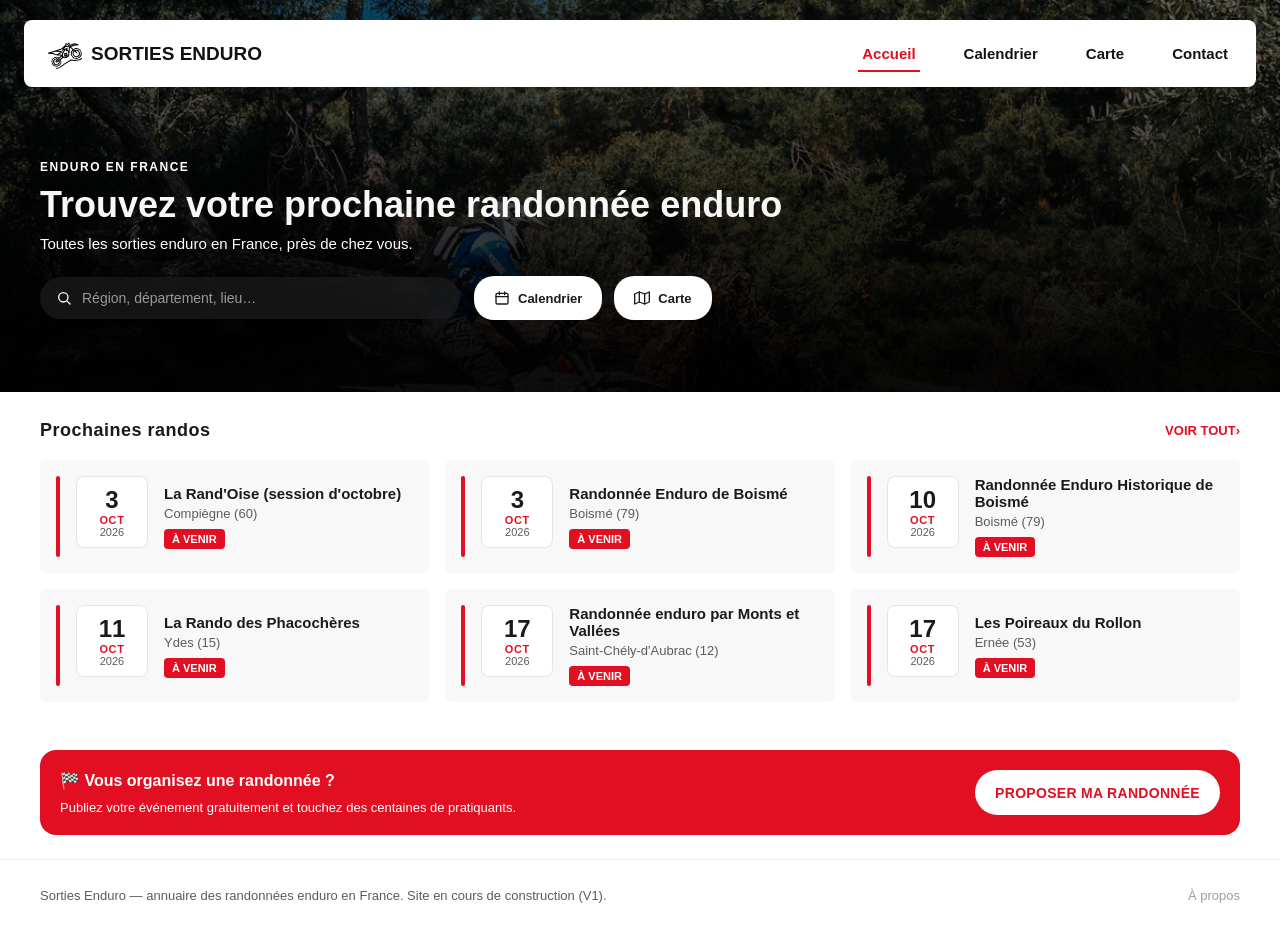
<file: index.html>
<!doctype html>
<html lang="fr">
<head>
<meta charset="UTF-8" />
<meta name="viewport" content="width=device-width, initial-scale=1" />
<title>Sorties Enduro — Trouvez votre prochaine randonnée</title>
<meta
  name="description"
  content="Toutes les randonnées enduro organisées en France. Repérez les sorties près de chez vous, consultez les détails et contactez l'organisateur."
/>
<link rel="icon" type="image/svg+xml" href="assets/img/favicon.svg" />
<link rel="stylesheet" href="css/styles.css" />
</head>
<body>
<a class="skip-link" href="#main">Aller au contenu principal</a>

<!-- Sprite d'icônes (icônes génériques dessinées pour cette version locale,
     à remplacer par le set Font Awesome Pro du design une fois le projet
     connecté à une source d'icônes). -->
<svg xmlns="http://www.w3.org/2000/svg" style="display:none" aria-hidden="true">
  <symbol id="icon-search" viewBox="0 0 24 24"><circle cx="11" cy="11" r="7"/><line x1="21" y1="21" x2="16.65" y2="16.65"/></symbol>
  <symbol id="icon-calendar" viewBox="0 0 24 24"><rect x="3" y="5" width="18" height="16" rx="2"/><line x1="16" y1="3" x2="16" y2="7"/><line x1="8" y1="3" x2="8" y2="7"/><line x1="3" y1="10" x2="21" y2="10"/></symbol>
  <symbol id="icon-map" viewBox="0 0 24 24"><polygon points="1,6 8,3 16,6 23,3 23,18 16,21 8,18 1,21"/><line x1="8" y1="3" x2="8" y2="18"/><line x1="16" y1="6" x2="16" y2="21"/></symbol>
  <symbol id="icon-home" viewBox="0 0 24 24"><path d="M4 11 12 4l8 7"/><path d="M6 10v9a1 1 0 0 0 1 1h3v-6h4v6h3a1 1 0 0 0 1-1v-9"/></symbol>
  <symbol id="icon-envelope" viewBox="0 0 24 24"><rect x="3" y="5" width="18" height="14" rx="2"/><path d="m4 7 8 6 8-6"/></symbol>
  <symbol id="icon-chevron-down" viewBox="0 0 24 24"><polyline points="6 9 12 15 18 9"/></symbol>
  <symbol id="icon-fa-route" viewBox="0 0 39 39"><path d="M33.2723 11.7902C34.5517 9.60773 35.1537 8.0273 35.1537 7.27472C35.1537 5.318 33.5733 3.66232 31.5413 3.66232C29.5846 3.66232 27.9289 5.318 27.9289 7.27472C27.9289 8.0273 28.531 9.60773 29.8104 11.7902C30.4124 12.6181 31.0145 13.4459 31.5413 14.1985C32.1434 13.4459 32.6702 12.6181 33.2723 11.7902ZM32.3692 18.9397C32.1434 19.2408 31.6918 19.3913 31.3155 19.316H24.9186C23.2629 19.316 21.9083 20.6707 21.9083 22.3264C21.9083 23.9821 23.2629 25.3367 24.9186 25.3367H32.1434C35.831 25.3367 38.7661 28.2718 38.7661 31.9594C38.7661 35.6471 35.831 38.5822 32.1434 38.5822H10.77C11.3721 37.8296 12.1999 36.8512 13.0278 35.7976C13.1783 35.5718 13.4041 35.2708 13.6299 34.9698H32.1434C33.7991 34.9698 35.1537 33.6151 35.1537 31.9594C35.1537 30.3037 33.7991 28.9491 32.1434 28.9491H24.9186C21.2309 28.9491 18.2959 26.014 18.2959 22.3264C18.2959 18.6387 21.2309 15.7036 24.9186 15.7036H28.1547C26.2732 13.0696 24.3165 9.75824 24.3165 7.27472C24.3165 3.28603 27.5526 0.0499268 31.5413 0.0499268C35.53 0.0499268 38.7661 3.28603 38.7661 7.27472C38.7661 11.0376 34.3259 16.682 32.3692 18.9397ZM9.18962 30.7553C10.5443 28.7986 11.0711 27.2934 11.0711 26.5408C11.0711 24.5841 9.49065 22.9284 7.45868 22.9284C5.50196 22.9284 3.84628 24.5841 3.84628 26.5408C3.84628 27.2934 4.37309 28.7986 5.72774 30.7553C6.25455 31.5831 6.85661 32.411 7.45868 33.1636C8.06075 32.411 8.66281 31.5831 9.18962 30.7553ZM10.6195 34.9698C10.0927 35.6471 9.56591 36.2491 9.11436 36.776C8.81333 37.077 8.58755 37.378 8.36178 37.6038C8.36178 37.6038 8.36178 37.6791 8.28652 37.6791C7.83497 38.2059 7.08239 38.2059 6.63084 37.6791C4.74938 35.6471 0.233887 30.379 0.233887 26.5408C0.233887 22.5521 3.46999 19.316 7.45868 19.316C11.4474 19.316 14.6835 22.5521 14.6835 26.5408C14.6835 29.1749 12.5762 32.4862 10.6195 34.9698Z"/></symbol>
</svg>

<div class="hero">
  <div class="hero__media">
    <img src="assets/img/hero-verdon.jpg" alt="Pilote enduro sur un sentier forestier." />
  </div>

  <header class="hero-header">
    <div class="hero-header__bar">
      <a class="site-header__title site-logo" href="index.html" aria-label="Sorties Enduro — accueil">
        <span class="site-logo__mark" aria-hidden="true">
          <span class="site-logo__bike">
            <img class="site-logo__part site-logo__part--roue-arriere" src="assets/img/logo/roue-arriere.svg" alt="" />
            <img class="site-logo__part site-logo__part--roue-avant" src="assets/img/logo/roue-avant.svg" alt="" />
            <img class="site-logo__part site-logo__part--chassis" src="assets/img/logo/chassis.svg" alt="" />
            <img class="site-logo__part site-logo__part--fourche" src="assets/img/logo/fourche.svg" alt="" />
          </span>
          <img class="site-logo__part site-logo__part--sol" src="assets/img/logo/sol.svg" alt="" />
        </span>
        Sorties Enduro
      </a>

      <nav class="primary-nav" aria-label="Navigation principale">
        <ul class="primary-nav__list">
          <li><a class="primary-nav__link" href="index.html" aria-current="page">Accueil</a></li>
          <li><a class="primary-nav__link" href="calendar.html">Calendrier</a></li>
          <li><a class="primary-nav__link" href="map.html">Carte</a></li>
          <li><a class="primary-nav__link" href="contact.html">Contact</a></li>
        </ul>
      </nav>
    </div>
  </header>

  <div class="hero__content">
    <p class="hero__eyebrow">Enduro en France</p>
    <h1 class="hero__title">Trouvez votre prochaine randonnée enduro</h1>
    <p class="hero__subtitle">Toutes les sorties enduro en France, près de chez vous.</p>
  </div>

  <div class="hero__tools">
    <form class="search-field" role="search" action="calendar.html" method="get">
      <label for="hero-search" class="sr-only">Rechercher une randonnée par région, département ou lieu</label>
      <svg class="icon" aria-hidden="true"><use href="#icon-search"></use></svg>
      <input type="search" id="hero-search" name="q" placeholder="Région, département, lieu…" />
    </form>

    <div class="quick-links">
      <a class="quick-link" href="calendar.html">
        <svg class="icon" aria-hidden="true"><use href="#icon-calendar"></use></svg>
        Calendrier
      </a>
      <a class="quick-link" href="map.html">
        <svg class="icon" aria-hidden="true"><use href="#icon-map"></use></svg>
        Carte
      </a>
    </div>
  </div>
</div>

<main id="main">
  <section class="section" aria-labelledby="upcoming-heading">
    <div class="section__header">
      <h2 class="section__title" id="upcoming-heading">Prochaines randos</h2>
      <a class="section__link" href="calendar.html">Voir tout <span aria-hidden="true">›</span></a>
    </div>

    <ul class="event-list event-list--grid" data-home-list aria-live="polite">
      <li class="event-list__status" data-home-status>Chargement des prochaines randos…</li>
    </ul>
  </section>

  <section class="section" aria-label="Vous organisez une randonnée ?">
    <div class="cta-banner">
      <div class="cta-banner__text">
        <p class="cta-banner__title">🏁 Vous organisez une randonnée ?</p>
        <p class="cta-banner__subtitle">Publiez votre événement gratuitement et touchez des centaines de pratiquants.</p>
      </div>
      <a class="cta-banner__button" href="submit.html">Proposer ma randonnée</a>
    </div>
  </section>

  <footer class="site-footer">
    <div class="site-footer__inner">
      <p>Sorties Enduro — annuaire des randonnées enduro en France. Site en cours de construction (V1).</p>
      <p class="site-footer__links"><a href="#" aria-disabled="true" tabindex="-1">À propos <span class="sr-only">(bientôt disponible)</span></a></p>
    </div>
  </footer>
</main>

<nav class="bottom-nav" aria-label="Navigation principale (mobile)">
  <a class="bottom-nav__item" href="index.html" aria-current="page">
    <span class="bottom-nav__indicator" aria-hidden="true"></span>
    <svg class="icon" aria-hidden="true"><use href="#icon-home"></use></svg>
    <span class="bottom-nav__label">Accueil</span>
  </a>
  <a class="bottom-nav__item" href="calendar.html">
    <span class="bottom-nav__indicator" aria-hidden="true"></span>
    <svg class="icon" aria-hidden="true"><use href="#icon-calendar"></use></svg>
    <span class="bottom-nav__label">Calendrier</span>
  </a>
  <a class="bottom-nav__item" href="map.html">
    <span class="bottom-nav__indicator" aria-hidden="true"></span>
    <svg class="icon" aria-hidden="true"><use href="#icon-map"></use></svg>
    <span class="bottom-nav__label">Carte</span>
  </a>
  <a class="bottom-nav__item" href="contact.html">
    <span class="bottom-nav__indicator" aria-hidden="true"></span>
    <svg class="icon" aria-hidden="true"><use href="#icon-envelope"></use></svg>
    <span class="bottom-nav__label">Contact</span>
  </a>
</nav>

<script src="js/main.js"></script>
</body>
</html>
</file>
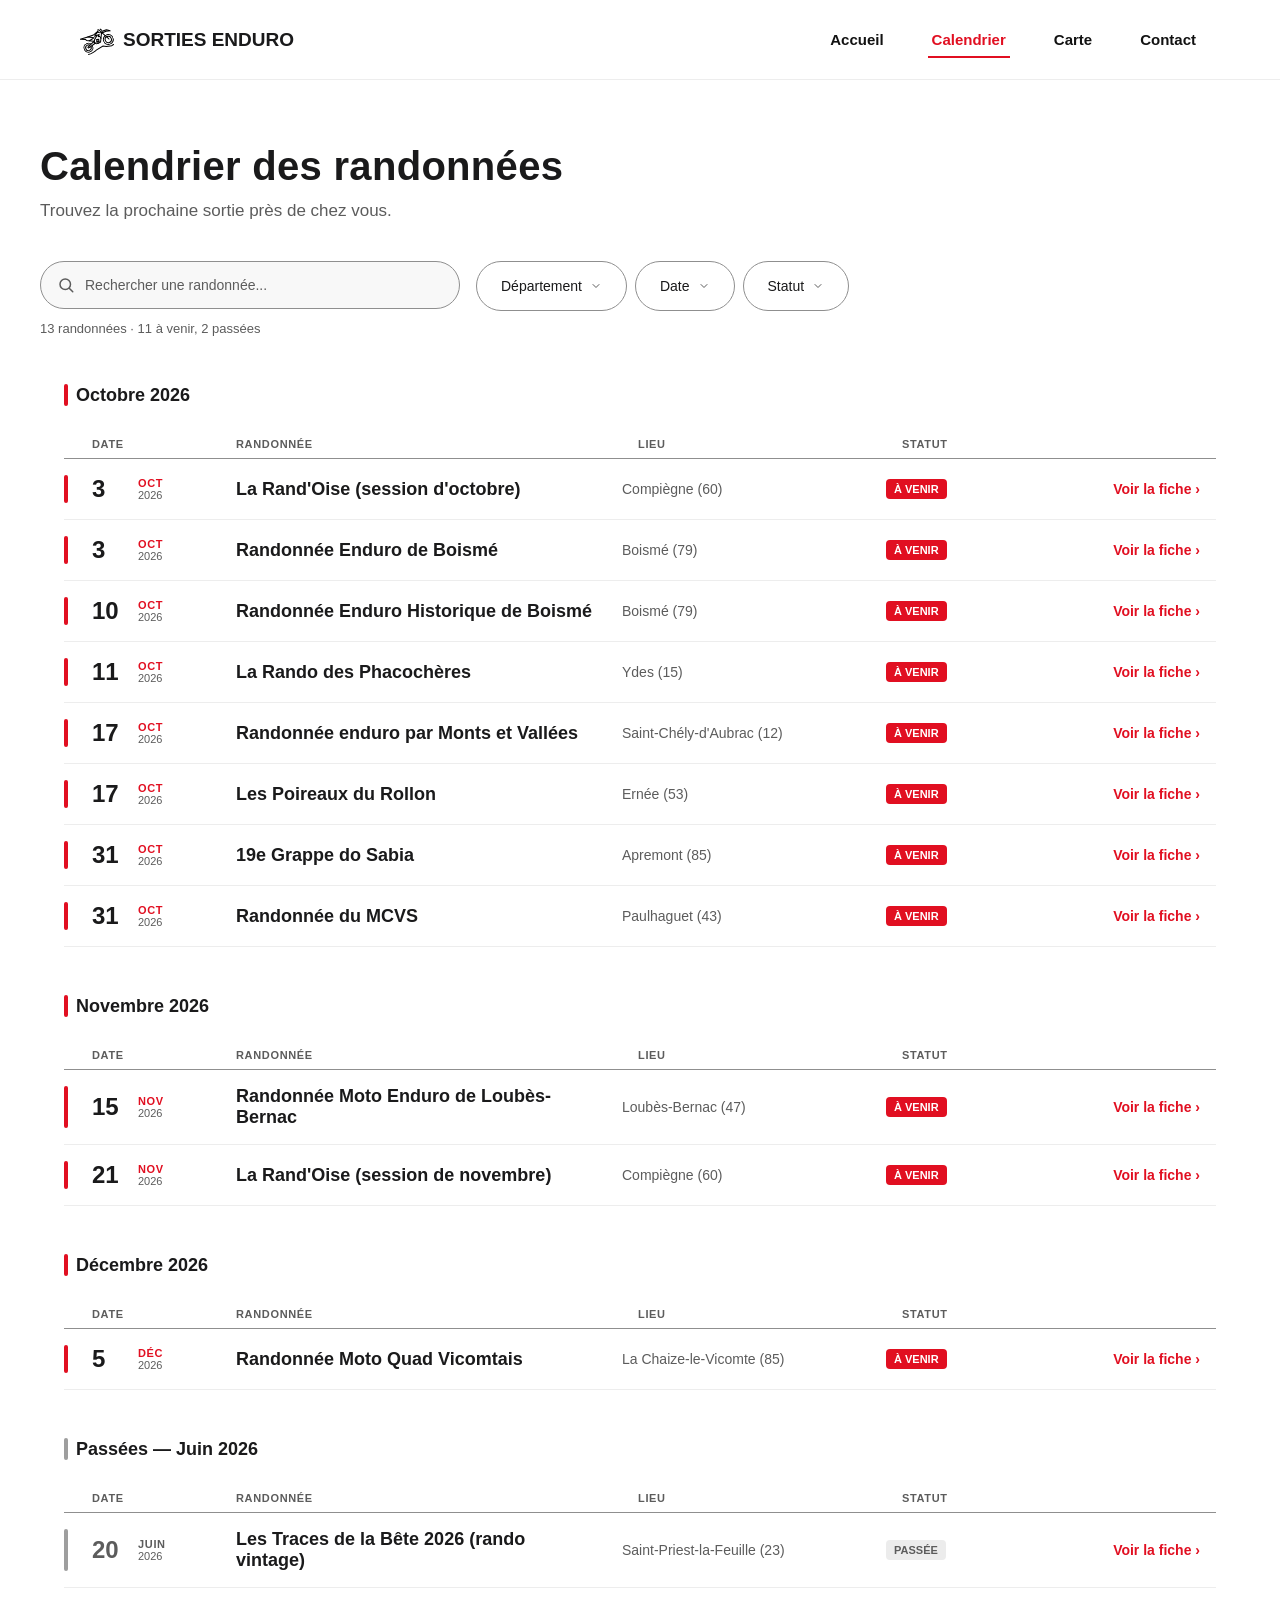
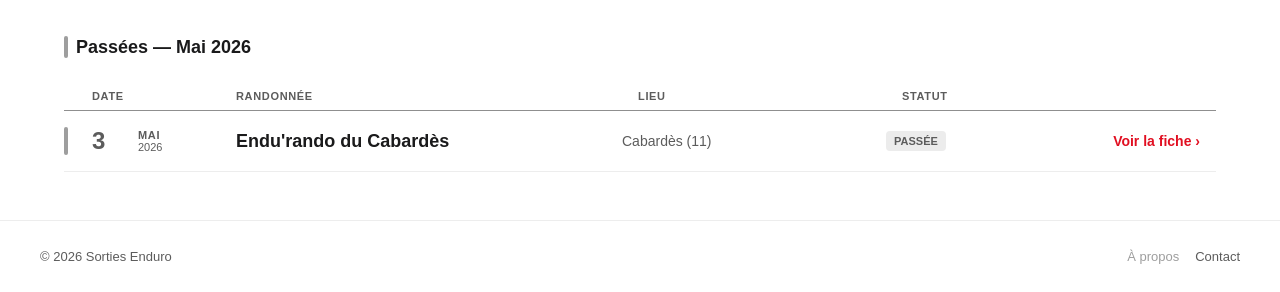
<file: calendar.html>
<!doctype html>
<html lang="fr">
<head>
<meta charset="UTF-8" />
<meta name="viewport" content="width=device-width, initial-scale=1" />
<title>Calendrier des randonnées — Sorties Enduro</title>
<meta
  name="description"
  content="Toutes les randonnées enduro à venir et passées en France, filtrables par région, date et statut."
/>
<link rel="icon" type="image/svg+xml" href="assets/img/favicon.svg" />
<link rel="stylesheet" href="css/styles.css" />
</head>
<body>
<a class="skip-link" href="#main">Aller au contenu principal</a>

<svg xmlns="http://www.w3.org/2000/svg" style="display:none" aria-hidden="true">
  <symbol id="icon-search" viewBox="0 0 24 24"><circle cx="11" cy="11" r="7"/><line x1="21" y1="21" x2="16.65" y2="16.65"/></symbol>
  <symbol id="icon-calendar" viewBox="0 0 24 24"><rect x="3" y="5" width="18" height="16" rx="2"/><line x1="16" y1="3" x2="16" y2="7"/><line x1="8" y1="3" x2="8" y2="7"/><line x1="3" y1="10" x2="21" y2="10"/></symbol>
  <symbol id="icon-map" viewBox="0 0 24 24"><polygon points="1,6 8,3 16,6 23,3 23,18 16,21 8,18 1,21"/><line x1="8" y1="3" x2="8" y2="18"/><line x1="16" y1="6" x2="16" y2="21"/></symbol>
  <symbol id="icon-home" viewBox="0 0 24 24"><path d="M4 11 12 4l8 7"/><path d="M6 10v9a1 1 0 0 0 1 1h3v-6h4v6h3a1 1 0 0 0 1-1v-9"/></symbol>
  <symbol id="icon-envelope" viewBox="0 0 24 24"><rect x="3" y="5" width="18" height="14" rx="2"/><path d="m4 7 8 6 8-6"/></symbol>
  <symbol id="icon-chevron-down" viewBox="0 0 24 24"><polyline points="6 9 12 15 18 9"/></symbol>
  <symbol id="icon-fa-route" viewBox="0 0 39 39"><path d="M33.2723 11.7902C34.5517 9.60773 35.1537 8.0273 35.1537 7.27472C35.1537 5.318 33.5733 3.66232 31.5413 3.66232C29.5846 3.66232 27.9289 5.318 27.9289 7.27472C27.9289 8.0273 28.531 9.60773 29.8104 11.7902C30.4124 12.6181 31.0145 13.4459 31.5413 14.1985C32.1434 13.4459 32.6702 12.6181 33.2723 11.7902ZM32.3692 18.9397C32.1434 19.2408 31.6918 19.3913 31.3155 19.316H24.9186C23.2629 19.316 21.9083 20.6707 21.9083 22.3264C21.9083 23.9821 23.2629 25.3367 24.9186 25.3367H32.1434C35.831 25.3367 38.7661 28.2718 38.7661 31.9594C38.7661 35.6471 35.831 38.5822 32.1434 38.5822H10.77C11.3721 37.8296 12.1999 36.8512 13.0278 35.7976C13.1783 35.5718 13.4041 35.2708 13.6299 34.9698H32.1434C33.7991 34.9698 35.1537 33.6151 35.1537 31.9594C35.1537 30.3037 33.7991 28.9491 32.1434 28.9491H24.9186C21.2309 28.9491 18.2959 26.014 18.2959 22.3264C18.2959 18.6387 21.2309 15.7036 24.9186 15.7036H28.1547C26.2732 13.0696 24.3165 9.75824 24.3165 7.27472C24.3165 3.28603 27.5526 0.0499268 31.5413 0.0499268C35.53 0.0499268 38.7661 3.28603 38.7661 7.27472C38.7661 11.0376 34.3259 16.682 32.3692 18.9397ZM9.18962 30.7553C10.5443 28.7986 11.0711 27.2934 11.0711 26.5408C11.0711 24.5841 9.49065 22.9284 7.45868 22.9284C5.50196 22.9284 3.84628 24.5841 3.84628 26.5408C3.84628 27.2934 4.37309 28.7986 5.72774 30.7553C6.25455 31.5831 6.85661 32.411 7.45868 33.1636C8.06075 32.411 8.66281 31.5831 9.18962 30.7553ZM10.6195 34.9698C10.0927 35.6471 9.56591 36.2491 9.11436 36.776C8.81333 37.077 8.58755 37.378 8.36178 37.6038C8.36178 37.6038 8.36178 37.6791 8.28652 37.6791C7.83497 38.2059 7.08239 38.2059 6.63084 37.6791C4.74938 35.6471 0.233887 30.379 0.233887 26.5408C0.233887 22.5521 3.46999 19.316 7.45868 19.316C11.4474 19.316 14.6835 22.5521 14.6835 26.5408C14.6835 29.1749 12.5762 32.4862 10.6195 34.9698Z"/></symbol>
</svg>

<header class="site-header">
  <div class="site-header__inner">
    <a class="site-header__title site-logo" href="index.html" aria-label="Sorties Enduro — accueil">
      <span class="site-logo__mark" aria-hidden="true">
        <span class="site-logo__bike">
          <img class="site-logo__part site-logo__part--roue-arriere" src="assets/img/logo/roue-arriere.svg" alt="" />
          <img class="site-logo__part site-logo__part--roue-avant" src="assets/img/logo/roue-avant.svg" alt="" />
          <img class="site-logo__part site-logo__part--chassis" src="assets/img/logo/chassis.svg" alt="" />
          <img class="site-logo__part site-logo__part--fourche" src="assets/img/logo/fourche.svg" alt="" />
        </span>
        <img class="site-logo__part site-logo__part--sol" src="assets/img/logo/sol.svg" alt="" />
      </span>
      Sorties Enduro
    </a>

    <nav class="primary-nav" aria-label="Navigation principale">
      <ul class="primary-nav__list">
        <li><a class="primary-nav__link" href="index.html">Accueil</a></li>
        <li><a class="primary-nav__link" href="calendar.html" aria-current="page">Calendrier</a></li>
        <li><a class="primary-nav__link" href="map.html">Carte</a></li>
        <li><a class="primary-nav__link" href="contact.html">Contact</a></li>
      </ul>
    </nav>
  </div>
</header>

<main id="main">
  <div class="page-title">
    <div class="page-title__inner">
      <h1>Calendrier des randonnées</h1>
      <p>Trouvez la prochaine sortie près de chez vous.</p>
    </div>
  </div>

  <div class="filters">
    <div class="filters__inner">
      <div class="filters__search-col">
        <form class="search-field search-field--light" role="search" onsubmit="return false">
          <label for="cal-search" class="sr-only">Rechercher une randonnée par nom, lieu ou région</label>
          <svg class="icon" aria-hidden="true"><use href="#icon-search"></use></svg>
          <input type="search" id="cal-search" name="q" placeholder="Rechercher une randonnée..." data-search-input />
        </form>

        <p class="results-count" role="status" data-results-count>Chargement…</p>
      </div>

      <div class="filters__row filters__row--inline" role="group" aria-label="Filtres rapides">
        <div class="dropdown" data-dropdown="dept">
          <button type="button" class="chip" aria-pressed="false" aria-expanded="false" data-filter-chip>
            <span class="chip__label" data-chip-label>Département</span>
            <svg class="icon" aria-hidden="true"><use href="#icon-chevron-down"></use></svg>
          </button>
          <div class="dropdown__panel" role="listbox" aria-label="Filtrer par département" data-dropdown-panel hidden></div>
        </div>
        <div class="dropdown" data-dropdown="month">
          <button type="button" class="chip" aria-pressed="false" aria-expanded="false" data-filter-chip>
            <span class="chip__label" data-chip-label>Date</span>
            <svg class="icon" aria-hidden="true"><use href="#icon-chevron-down"></use></svg>
          </button>
          <div class="dropdown__panel" role="listbox" aria-label="Filtrer par date" data-dropdown-panel hidden></div>
        </div>
        <div class="dropdown" data-dropdown="status">
          <button type="button" class="chip" aria-pressed="false" aria-expanded="false" data-filter-chip>
            <span class="chip__label" data-chip-label>Statut</span>
            <svg class="icon" aria-hidden="true"><use href="#icon-chevron-down"></use></svg>
          </button>
          <div class="dropdown__panel" role="listbox" aria-label="Filtrer par statut" data-dropdown-panel hidden></div>
        </div>
        <button type="button" class="filters-reset" data-filters-reset data-hide-when-inactive hidden>Réinitialiser</button>
      </div>
    </div>
  </div>

  <div class="event-groups" data-event-groups></div>

  <div class="empty-state" data-empty-state>
    <p>Aucune randonnée ne correspond à votre recherche.</p>
    <button type="button" class="filters-reset" data-filters-reset>Réinitialiser les filtres</button>
  </div>

  <footer class="site-footer">
    <div class="site-footer__inner">
      <p>© 2026 Sorties Enduro</p>
      <p class="site-footer__links">
        <a href="#" aria-disabled="true" tabindex="-1">À propos <span class="sr-only">(bientôt disponible)</span></a>
        <a href="contact.html">Contact</a>
      </p>
    </div>
  </footer>
</main>

<nav class="bottom-nav" aria-label="Navigation principale (mobile)">
  <a class="bottom-nav__item" href="index.html">
    <span class="bottom-nav__indicator" aria-hidden="true"></span>
    <svg class="icon" aria-hidden="true"><use href="#icon-home"></use></svg>
    <span class="bottom-nav__label">Accueil</span>
  </a>
  <a class="bottom-nav__item" href="calendar.html" aria-current="page">
    <span class="bottom-nav__indicator" aria-hidden="true"></span>
    <svg class="icon" aria-hidden="true"><use href="#icon-calendar"></use></svg>
    <span class="bottom-nav__label">Calendrier</span>
  </a>
  <a class="bottom-nav__item" href="map.html">
    <span class="bottom-nav__indicator" aria-hidden="true"></span>
    <svg class="icon" aria-hidden="true"><use href="#icon-map"></use></svg>
    <span class="bottom-nav__label">Carte</span>
  </a>
  <a class="bottom-nav__item" href="contact.html">
    <span class="bottom-nav__indicator" aria-hidden="true"></span>
    <svg class="icon" aria-hidden="true"><use href="#icon-envelope"></use></svg>
    <span class="bottom-nav__label">Contact</span>
  </a>
</nav>

<script src="js/main.js"></script>
</body>
</html>
</file>
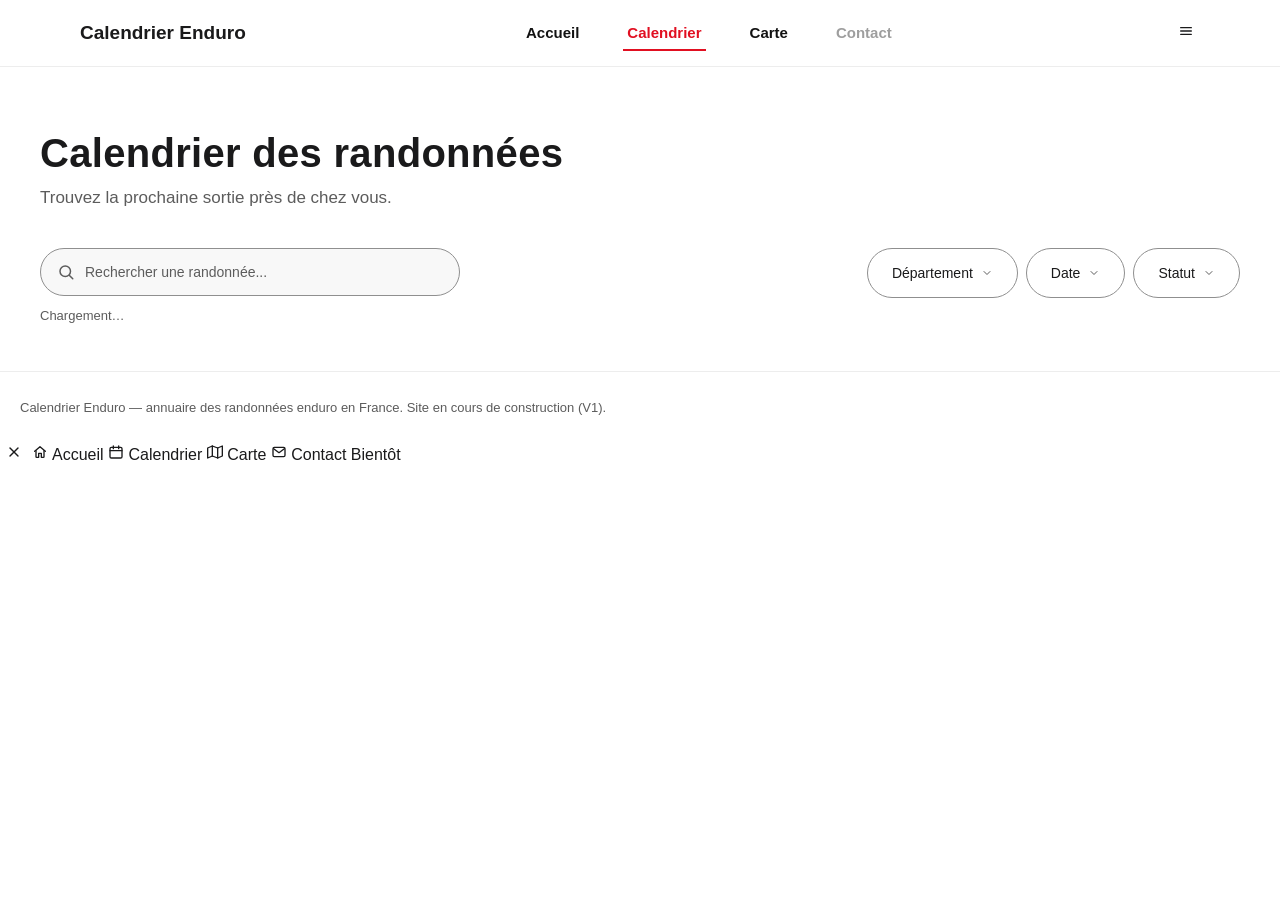
<file: calendrier.html>
<!doctype html>
<html lang="fr">
<head>
<meta charset="UTF-8" />
<meta name="viewport" content="width=device-width, initial-scale=1" />
<title>Calendrier des randonnées — Calendrier Enduro</title>
<meta
  name="description"
  content="Toutes les randonnées enduro à venir et passées en France, filtrables par région, date et statut."
/>
<link rel="icon" href="data:image/svg+xml,%3Csvg xmlns='http://www.w3.org/2000/svg' viewBox='0 0 24 24'%3E%3Crect width='24' height='24' rx='5' fill='%23e10f21'/%3E%3Ctext x='12' y='17' font-size='13' font-family='Arial, sans-serif' font-weight='700' fill='white' text-anchor='middle'%3EE%3C/text%3E%3C/svg%3E" />
<link rel="stylesheet" href="css/styles.css" />
</head>
<body>
<a class="skip-link" href="#main">Aller au contenu principal</a>

<svg xmlns="http://www.w3.org/2000/svg" style="display:none" aria-hidden="true">
  <symbol id="icon-search" viewBox="0 0 24 24"><circle cx="11" cy="11" r="7"/><line x1="21" y1="21" x2="16.65" y2="16.65"/></symbol>
  <symbol id="icon-calendar" viewBox="0 0 24 24"><rect x="3" y="5" width="18" height="16" rx="2"/><line x1="16" y1="3" x2="16" y2="7"/><line x1="8" y1="3" x2="8" y2="7"/><line x1="3" y1="10" x2="21" y2="10"/></symbol>
  <symbol id="icon-map" viewBox="0 0 24 24"><polygon points="1,6 8,3 16,6 23,3 23,18 16,21 8,18 1,21"/><line x1="8" y1="3" x2="8" y2="18"/><line x1="16" y1="6" x2="16" y2="21"/></symbol>
  <symbol id="icon-home" viewBox="0 0 24 24"><path d="M4 11 12 4l8 7"/><path d="M6 10v9a1 1 0 0 0 1 1h3v-6h4v6h3a1 1 0 0 0 1-1v-9"/></symbol>
  <symbol id="icon-envelope" viewBox="0 0 24 24"><rect x="3" y="5" width="18" height="14" rx="2"/><path d="m4 7 8 6 8-6"/></symbol>
  <symbol id="icon-bars" viewBox="0 0 24 24"><line x1="4" y1="7" x2="20" y2="7"/><line x1="4" y1="12" x2="20" y2="12"/><line x1="4" y1="17" x2="20" y2="17"/></symbol>
  <symbol id="icon-close" viewBox="0 0 24 24"><line x1="6" y1="6" x2="18" y2="18"/><line x1="18" y1="6" x2="6" y2="18"/></symbol>
  <symbol id="icon-chevron-down" viewBox="0 0 24 24"><polyline points="6 9 12 15 18 9"/></symbol>
</svg>

<header class="site-header">
  <div class="site-header__inner">
    <p class="site-header__title">Calendrier Enduro</p>

    <nav class="primary-nav" aria-label="Navigation principale">
      <ul class="primary-nav__list">
        <li><a class="primary-nav__link" href="index.html">Accueil</a></li>
        <li><a class="primary-nav__link" href="calendrier.html" aria-current="page">Calendrier</a></li>
        <li><a class="primary-nav__link" href="carte.html">Carte</a></li>
        <li><a class="primary-nav__link" href="#" aria-disabled="true" tabindex="-1">Contact <span class="sr-only">(bientôt disponible)</span></a></li>
      </ul>
    </nav>

    <button
      type="button"
      class="menu-btn"
      aria-haspopup="true"
      aria-expanded="false"
      aria-controls="mobile-menu"
      data-menu-toggle
    >
      <svg class="icon" aria-hidden="true"><use href="#icon-bars"></use></svg>
      <span class="sr-only">Ouvrir le menu</span>
    </button>
  </div>
</header>

<main id="main">
  <div class="page-title">
    <div class="page-title__inner">
      <h1>Calendrier des randonnées</h1>
      <p>Trouvez la prochaine sortie près de chez vous.</p>
    </div>
  </div>

  <div class="filters">
    <div class="filters__inner">
      <div style="display:flex; flex-direction:column; gap: var(--space-3); flex:1;">
        <form class="search-field search-field--light" role="search" action="calendrier.html" method="get">
          <label for="cal-search" class="sr-only">Rechercher une randonnée par nom, lieu ou région</label>
          <svg class="icon" aria-hidden="true"><use href="#icon-search"></use></svg>
          <input type="search" id="cal-search" name="q" placeholder="Rechercher une randonnée..." data-search-input />
        </form>

        <p class="results-count" role="status" data-results-count>Chargement…</p>
      </div>

      <div class="filters__row filters__row--inline" role="group" aria-label="Filtres rapides">
        <div class="dropdown" data-dropdown="dept">
          <button type="button" class="chip" aria-pressed="false" aria-expanded="false" data-filter-chip>
            <span class="chip__label" data-chip-label>Département</span>
            <svg class="icon" aria-hidden="true"><use href="#icon-chevron-down"></use></svg>
          </button>
          <div class="dropdown__panel" role="listbox" aria-label="Filtrer par département" data-dropdown-panel hidden></div>
        </div>
        <div class="dropdown" data-dropdown="month">
          <button type="button" class="chip" aria-pressed="false" aria-expanded="false" data-filter-chip>
            <span class="chip__label" data-chip-label>Date</span>
            <svg class="icon" aria-hidden="true"><use href="#icon-chevron-down"></use></svg>
          </button>
          <div class="dropdown__panel" role="listbox" aria-label="Filtrer par date" data-dropdown-panel hidden></div>
        </div>
        <div class="dropdown" data-dropdown="status">
          <button type="button" class="chip" aria-pressed="false" aria-expanded="false" data-filter-chip>
            <span class="chip__label" data-chip-label>Statut</span>
            <svg class="icon" aria-hidden="true"><use href="#icon-chevron-down"></use></svg>
          </button>
          <div class="dropdown__panel" role="listbox" aria-label="Filtrer par statut" data-dropdown-panel hidden></div>
        </div>
        <button type="button" class="filters-reset" data-filters-reset data-hide-when-inactive hidden>Réinitialiser</button>
      </div>
    </div>
  </div>

  <div class="rando-groups" data-rando-groups></div>

  <div class="empty-state" data-empty-state>
    <p>Aucune randonnée ne correspond à votre recherche.</p>
    <button type="button" class="filters-reset" data-filters-reset>Réinitialiser les filtres</button>
  </div>

  <footer class="site-footer">
    <p>Calendrier Enduro — annuaire des randonnées enduro en France. Site en cours de construction (V1).</p>
  </footer>
</main>

<nav class="bottom-nav" aria-label="Navigation principale (mobile)">
  <a class="bottom-nav__item" href="index.html">
    <span class="bottom-nav__indicator" aria-hidden="true"></span>
    <svg class="icon" aria-hidden="true"><use href="#icon-home"></use></svg>
    <span class="bottom-nav__label">Accueil</span>
  </a>
  <a class="bottom-nav__item" href="calendrier.html" aria-current="page">
    <span class="bottom-nav__indicator" aria-hidden="true"></span>
    <svg class="icon" aria-hidden="true"><use href="#icon-calendar"></use></svg>
    <span class="bottom-nav__label">Calendrier</span>
  </a>
  <a class="bottom-nav__item" href="carte.html">
    <span class="bottom-nav__indicator" aria-hidden="true"></span>
    <svg class="icon" aria-hidden="true"><use href="#icon-map"></use></svg>
    <span class="bottom-nav__label">Carte</span>
  </a>
  <span class="bottom-nav__item" aria-disabled="true">
    <span class="bottom-nav__indicator" aria-hidden="true"></span>
    <svg class="icon" aria-hidden="true"><use href="#icon-envelope"></use></svg>
    <span class="bottom-nav__label">Contact</span>
    <span class="sr-only">(bientôt disponible)</span>
  </span>
</nav>

<div class="mobile-menu" id="mobile-menu" data-open="false">
  <div class="mobile-menu__backdrop" data-menu-close></div>
  <div class="mobile-menu__panel" role="dialog" aria-modal="true" aria-label="Menu de navigation">
    <button type="button" class="mobile-menu__close" data-menu-close>
      <svg class="icon" aria-hidden="true"><use href="#icon-close"></use></svg>
      <span class="sr-only">Fermer le menu</span>
    </button>
    <a class="mobile-menu__link" href="index.html">
      <svg class="icon" aria-hidden="true"><use href="#icon-home"></use></svg>
      Accueil
    </a>
    <a class="mobile-menu__link" href="calendrier.html" aria-current="page">
      <svg class="icon" aria-hidden="true"><use href="#icon-calendar"></use></svg>
      Calendrier
    </a>
    <a class="mobile-menu__link" href="carte.html">
      <svg class="icon" aria-hidden="true"><use href="#icon-map"></use></svg>
      Carte
    </a>
    <a class="mobile-menu__link" href="#" aria-disabled="true" tabindex="-1">
      <svg class="icon" aria-hidden="true"><use href="#icon-envelope"></use></svg>
      Contact <span class="tag-soon">Bientôt</span>
    </a>
  </div>
</div>

<script src="js/main.js"></script>
</body>
</html>
</file>
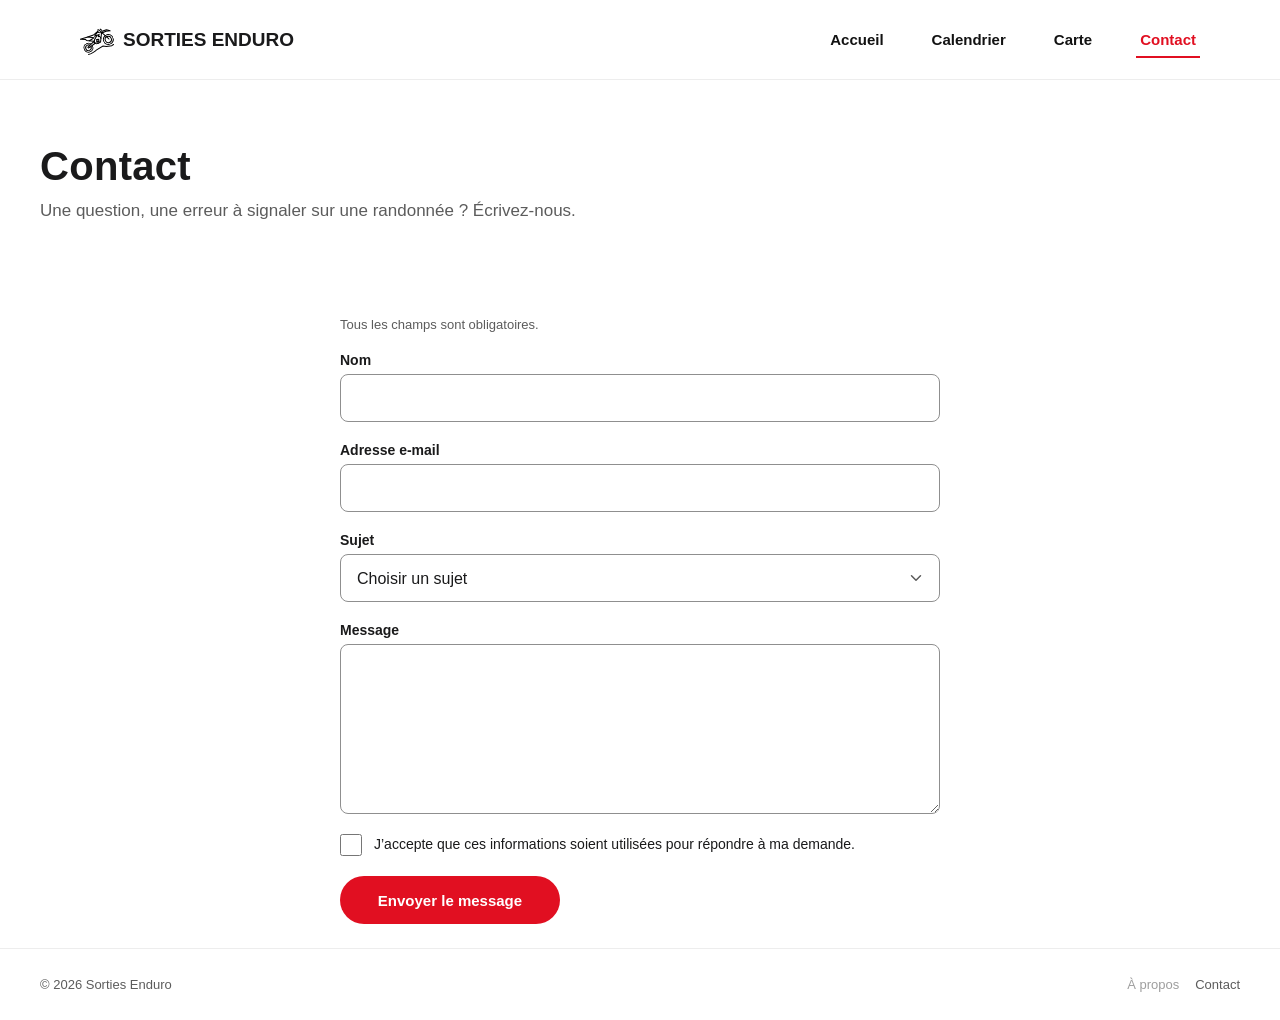
<file: contact.html>
<!doctype html>
<html lang="fr">
<head>
<meta charset="UTF-8" />
<meta name="viewport" content="width=device-width, initial-scale=1" />
<title>Contact — Sorties Enduro</title>
<meta
  name="description"
  content="Contactez l’équipe de Sorties Enduro : question, erreur à signaler sur une randonnée, partenariat."
/>
<link rel="icon" type="image/svg+xml" href="assets/img/favicon.svg" />
<link rel="stylesheet" href="css/styles.css" />
</head>
<body>
<a class="skip-link" href="#main">Aller au contenu principal</a>

<svg xmlns="http://www.w3.org/2000/svg" style="display:none" aria-hidden="true">
  <symbol id="icon-calendar" viewBox="0 0 24 24"><rect x="3" y="5" width="18" height="16" rx="2"/><line x1="16" y1="3" x2="16" y2="7"/><line x1="8" y1="3" x2="8" y2="7"/><line x1="3" y1="10" x2="21" y2="10"/></symbol>
  <symbol id="icon-map" viewBox="0 0 24 24"><polygon points="1,6 8,3 16,6 23,3 23,18 16,21 8,18 1,21"/><line x1="8" y1="3" x2="8" y2="18"/><line x1="16" y1="6" x2="16" y2="21"/></symbol>
  <symbol id="icon-home" viewBox="0 0 24 24"><path d="M4 11 12 4l8 7"/><path d="M6 10v9a1 1 0 0 0 1 1h3v-6h4v6h3a1 1 0 0 0 1-1v-9"/></symbol>
  <symbol id="icon-envelope" viewBox="0 0 24 24"><rect x="3" y="5" width="18" height="14" rx="2"/><path d="m4 7 8 6 8-6"/></symbol>
</svg>

<header class="site-header">
  <div class="site-header__inner">
    <a class="site-header__title site-logo" href="index.html" aria-label="Sorties Enduro — accueil">
      <span class="site-logo__mark" aria-hidden="true">
        <span class="site-logo__bike">
          <img class="site-logo__part site-logo__part--roue-arriere" src="assets/img/logo/roue-arriere.svg" alt="" />
          <img class="site-logo__part site-logo__part--roue-avant" src="assets/img/logo/roue-avant.svg" alt="" />
          <img class="site-logo__part site-logo__part--chassis" src="assets/img/logo/chassis.svg" alt="" />
          <img class="site-logo__part site-logo__part--fourche" src="assets/img/logo/fourche.svg" alt="" />
        </span>
        <img class="site-logo__part site-logo__part--sol" src="assets/img/logo/sol.svg" alt="" />
      </span>
      Sorties Enduro
    </a>

    <nav class="primary-nav" aria-label="Navigation principale">
      <ul class="primary-nav__list">
        <li><a class="primary-nav__link" href="index.html">Accueil</a></li>
        <li><a class="primary-nav__link" href="calendar.html">Calendrier</a></li>
        <li><a class="primary-nav__link" href="map.html">Carte</a></li>
        <li><a class="primary-nav__link" href="contact.html" aria-current="page">Contact</a></li>
      </ul>
    </nav>

  </div>
</header>

<main id="main" class="form-page">
  <div class="page-title">
    <div class="page-title__inner">
      <h1>Contact</h1>
      <p>Une question, une erreur à signaler sur une randonnée ? Écrivez-nous.</p>
    </div>
  </div>

  <div class="form-page__inner">
    <form class="form" id="contact-form" action="api/contact.php" method="post" data-form>
      <p class="form__note">Tous les champs sont obligatoires.</p>

      <div class="field">
        <label class="field__label" for="contact-name">Nom</label>
        <input class="field__input" type="text" id="contact-name" name="name" autocomplete="name" required maxlength="100" />
      </div>

      <div class="field">
        <label class="field__label" for="contact-email">Adresse e-mail</label>
        <input class="field__input" type="email" id="contact-email" name="email" autocomplete="email" required maxlength="254" />
      </div>

      <div class="field">
        <label class="field__label" for="contact-subject">Sujet</label>
        <select class="field__input" id="contact-subject" name="subject" required data-msg-required="Choisissez un sujet.">
          <option value="">Choisir un sujet</option>
          <option value="question">Question générale</option>
          <option value="error">Signaler une erreur sur une randonnée</option>
          <option value="partnership">Partenariat</option>
          <option value="other">Autre</option>
        </select>
      </div>

      <div class="field">
        <label class="field__label" for="contact-message">Message</label>
        <textarea class="field__input" id="contact-message" name="message" rows="6" required minlength="10" maxlength="5000"></textarea>
      </div>

      <!-- Champ piège anti-robots : invisible, à laisser vide. -->
      <div class="field-trap" aria-hidden="true">
        <label for="contact-website">Ne pas remplir ce champ</label>
        <input type="text" id="contact-website" name="website" tabindex="-1" autocomplete="off" />
      </div>
      <input type="hidden" name="form_started" value="" />

      <div class="field field--checkbox">
        <input class="field__checkbox" type="checkbox" id="contact-consent" name="consent" value="1" required />
        <label class="field__label" for="contact-consent">J’accepte que ces informations soient utilisées pour répondre à ma demande.</label>
      </div>

      <p class="form-status" role="alert" data-form-status hidden></p>

      <button class="form__submit" type="submit" data-form-submit>Envoyer le message</button>
    </form>

    <div class="form-success" data-form-success="contact-form" tabindex="-1" hidden>
      <h2>Message envoyé</h2>
      <p>Merci ! Nous vous répondrons dès que possible.</p>
      <a class="form-link" href="index.html">Retour à l’accueil</a>
    </div>
  </div>

  <footer class="site-footer">
    <div class="site-footer__inner">
      <p>© 2026 Sorties Enduro</p>
      <p class="site-footer__links">
        <a href="#" aria-disabled="true" tabindex="-1">À propos <span class="sr-only">(bientôt disponible)</span></a>
        <a href="contact.html" aria-current="page">Contact</a>
      </p>
    </div>
  </footer>
</main>

<nav class="bottom-nav" aria-label="Navigation principale (mobile)">
  <a class="bottom-nav__item" href="index.html">
    <span class="bottom-nav__indicator" aria-hidden="true"></span>
    <svg class="icon" aria-hidden="true"><use href="#icon-home"></use></svg>
    <span class="bottom-nav__label">Accueil</span>
  </a>
  <a class="bottom-nav__item" href="calendar.html">
    <span class="bottom-nav__indicator" aria-hidden="true"></span>
    <svg class="icon" aria-hidden="true"><use href="#icon-calendar"></use></svg>
    <span class="bottom-nav__label">Calendrier</span>
  </a>
  <a class="bottom-nav__item" href="map.html">
    <span class="bottom-nav__indicator" aria-hidden="true"></span>
    <svg class="icon" aria-hidden="true"><use href="#icon-map"></use></svg>
    <span class="bottom-nav__label">Carte</span>
  </a>
  <a class="bottom-nav__item" href="contact.html" aria-current="page">
    <span class="bottom-nav__indicator" aria-hidden="true"></span>
    <svg class="icon" aria-hidden="true"><use href="#icon-envelope"></use></svg>
    <span class="bottom-nav__label">Contact</span>
  </a>
</nav>

<script src="js/main.js"></script>
<script src="js/forms.js"></script>
</body>
</html>
</file>
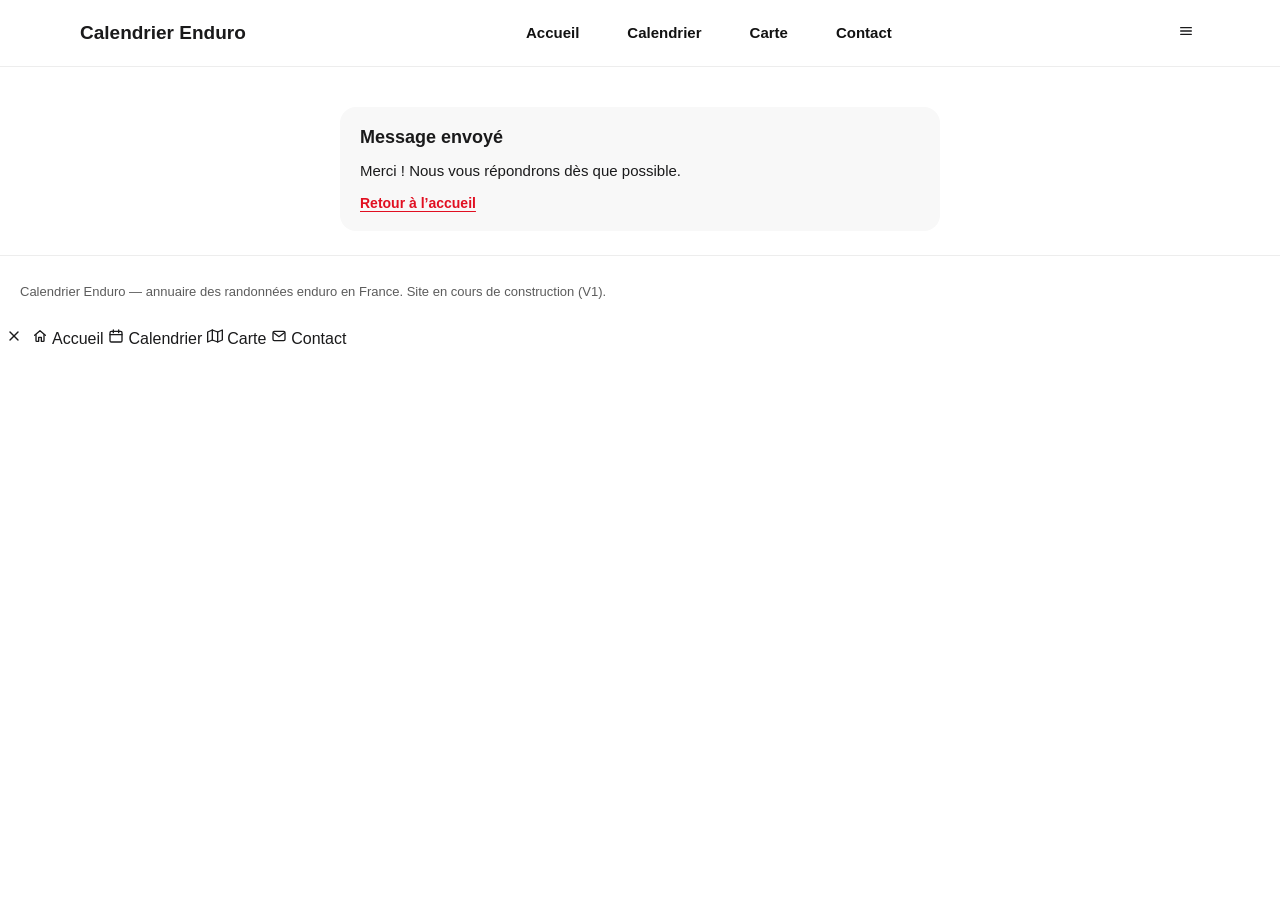
<file: merci.html>
<!doctype html>
<html lang="fr">
<head>
<meta charset="UTF-8" />
<meta name="viewport" content="width=device-width, initial-scale=1" />
<title>Message envoyé — Calendrier Enduro</title>
<meta
  name="description"
  content="Votre message a bien été envoyé."
/>
<link rel="icon" href="data:image/svg+xml,%3Csvg xmlns='http://www.w3.org/2000/svg' viewBox='0 0 24 24'%3E%3Crect width='24' height='24' rx='5' fill='%23e10f21'/%3E%3Ctext x='12' y='17' font-size='13' font-family='Arial, sans-serif' font-weight='700' fill='white' text-anchor='middle'%3EE%3C/text%3E%3C/svg%3E" />
<meta name="robots" content="noindex" />
<link rel="stylesheet" href="css/styles.css" />
</head>
<body>
<a class="skip-link" href="#main">Aller au contenu principal</a>

<svg xmlns="http://www.w3.org/2000/svg" style="display:none" aria-hidden="true">
  <symbol id="icon-calendar" viewBox="0 0 24 24"><rect x="3" y="5" width="18" height="16" rx="2"/><line x1="16" y1="3" x2="16" y2="7"/><line x1="8" y1="3" x2="8" y2="7"/><line x1="3" y1="10" x2="21" y2="10"/></symbol>
  <symbol id="icon-map" viewBox="0 0 24 24"><polygon points="1,6 8,3 16,6 23,3 23,18 16,21 8,18 1,21"/><line x1="8" y1="3" x2="8" y2="18"/><line x1="16" y1="6" x2="16" y2="21"/></symbol>
  <symbol id="icon-home" viewBox="0 0 24 24"><path d="M4 11 12 4l8 7"/><path d="M6 10v9a1 1 0 0 0 1 1h3v-6h4v6h3a1 1 0 0 0 1-1v-9"/></symbol>
  <symbol id="icon-envelope" viewBox="0 0 24 24"><rect x="3" y="5" width="18" height="14" rx="2"/><path d="m4 7 8 6 8-6"/></symbol>
  <symbol id="icon-bars" viewBox="0 0 24 24"><line x1="4" y1="7" x2="20" y2="7"/><line x1="4" y1="12" x2="20" y2="12"/><line x1="4" y1="17" x2="20" y2="17"/></symbol>
  <symbol id="icon-close" viewBox="0 0 24 24"><line x1="6" y1="6" x2="18" y2="18"/><line x1="18" y1="6" x2="6" y2="18"/></symbol>
</svg>

<header class="site-header">
  <div class="site-header__inner">
    <p class="site-header__title">Calendrier Enduro</p>

    <nav class="primary-nav" aria-label="Navigation principale">
      <ul class="primary-nav__list">
        <li><a class="primary-nav__link" href="index.html">Accueil</a></li>
        <li><a class="primary-nav__link" href="calendrier.html">Calendrier</a></li>
        <li><a class="primary-nav__link" href="carte.html">Carte</a></li>
        <li><a class="primary-nav__link" href="contact.html">Contact</a></li>
      </ul>
    </nav>

    <button
      type="button"
      class="menu-btn"
      aria-haspopup="true"
      aria-expanded="false"
      aria-controls="mobile-menu"
      data-menu-toggle
    >
      <svg class="icon" aria-hidden="true"><use href="#icon-bars"></use></svg>
      <span class="sr-only">Ouvrir le menu</span>
    </button>
  </div>
</header>

<main id="main" class="form-page">
  <div class="form-page__inner">
    <div class="form-success">
      <h1>Message envoyé</h1>
      <p>Merci ! Nous vous répondrons dès que possible.</p>
      <a class="form-link" href="index.html">Retour à l’accueil</a>
    </div>
  </div>

  <footer class="site-footer">
    <p>Calendrier Enduro — annuaire des randonnées enduro en France. Site en cours de construction (V1).</p>
  </footer>
</main>

<nav class="bottom-nav" aria-label="Navigation principale (mobile)">
  <a class="bottom-nav__item" href="index.html">
    <span class="bottom-nav__indicator" aria-hidden="true"></span>
    <svg class="icon" aria-hidden="true"><use href="#icon-home"></use></svg>
    <span class="bottom-nav__label">Accueil</span>
  </a>
  <a class="bottom-nav__item" href="calendrier.html">
    <span class="bottom-nav__indicator" aria-hidden="true"></span>
    <svg class="icon" aria-hidden="true"><use href="#icon-calendar"></use></svg>
    <span class="bottom-nav__label">Calendrier</span>
  </a>
  <a class="bottom-nav__item" href="carte.html">
    <span class="bottom-nav__indicator" aria-hidden="true"></span>
    <svg class="icon" aria-hidden="true"><use href="#icon-map"></use></svg>
    <span class="bottom-nav__label">Carte</span>
  </a>
  <a class="bottom-nav__item" href="contact.html">
    <span class="bottom-nav__indicator" aria-hidden="true"></span>
    <svg class="icon" aria-hidden="true"><use href="#icon-envelope"></use></svg>
    <span class="bottom-nav__label">Contact</span>
  </a>
</nav>

<div class="mobile-menu" id="mobile-menu" data-open="false">
  <div class="mobile-menu__backdrop" data-menu-close></div>
  <div class="mobile-menu__panel" role="dialog" aria-modal="true" aria-label="Menu de navigation">
    <button type="button" class="mobile-menu__close" data-menu-close>
      <svg class="icon" aria-hidden="true"><use href="#icon-close"></use></svg>
      <span class="sr-only">Fermer le menu</span>
    </button>
    <a class="mobile-menu__link" href="index.html">
      <svg class="icon" aria-hidden="true"><use href="#icon-home"></use></svg>
      Accueil
    </a>
    <a class="mobile-menu__link" href="calendrier.html">
      <svg class="icon" aria-hidden="true"><use href="#icon-calendar"></use></svg>
      Calendrier
    </a>
    <a class="mobile-menu__link" href="carte.html">
      <svg class="icon" aria-hidden="true"><use href="#icon-map"></use></svg>
      Carte
    </a>
    <a class="mobile-menu__link" href="contact.html">
      <svg class="icon" aria-hidden="true"><use href="#icon-envelope"></use></svg>
      Contact
    </a>
  </div>
</div>

<script src="js/main.js"></script>
</body>
</html>
</file>
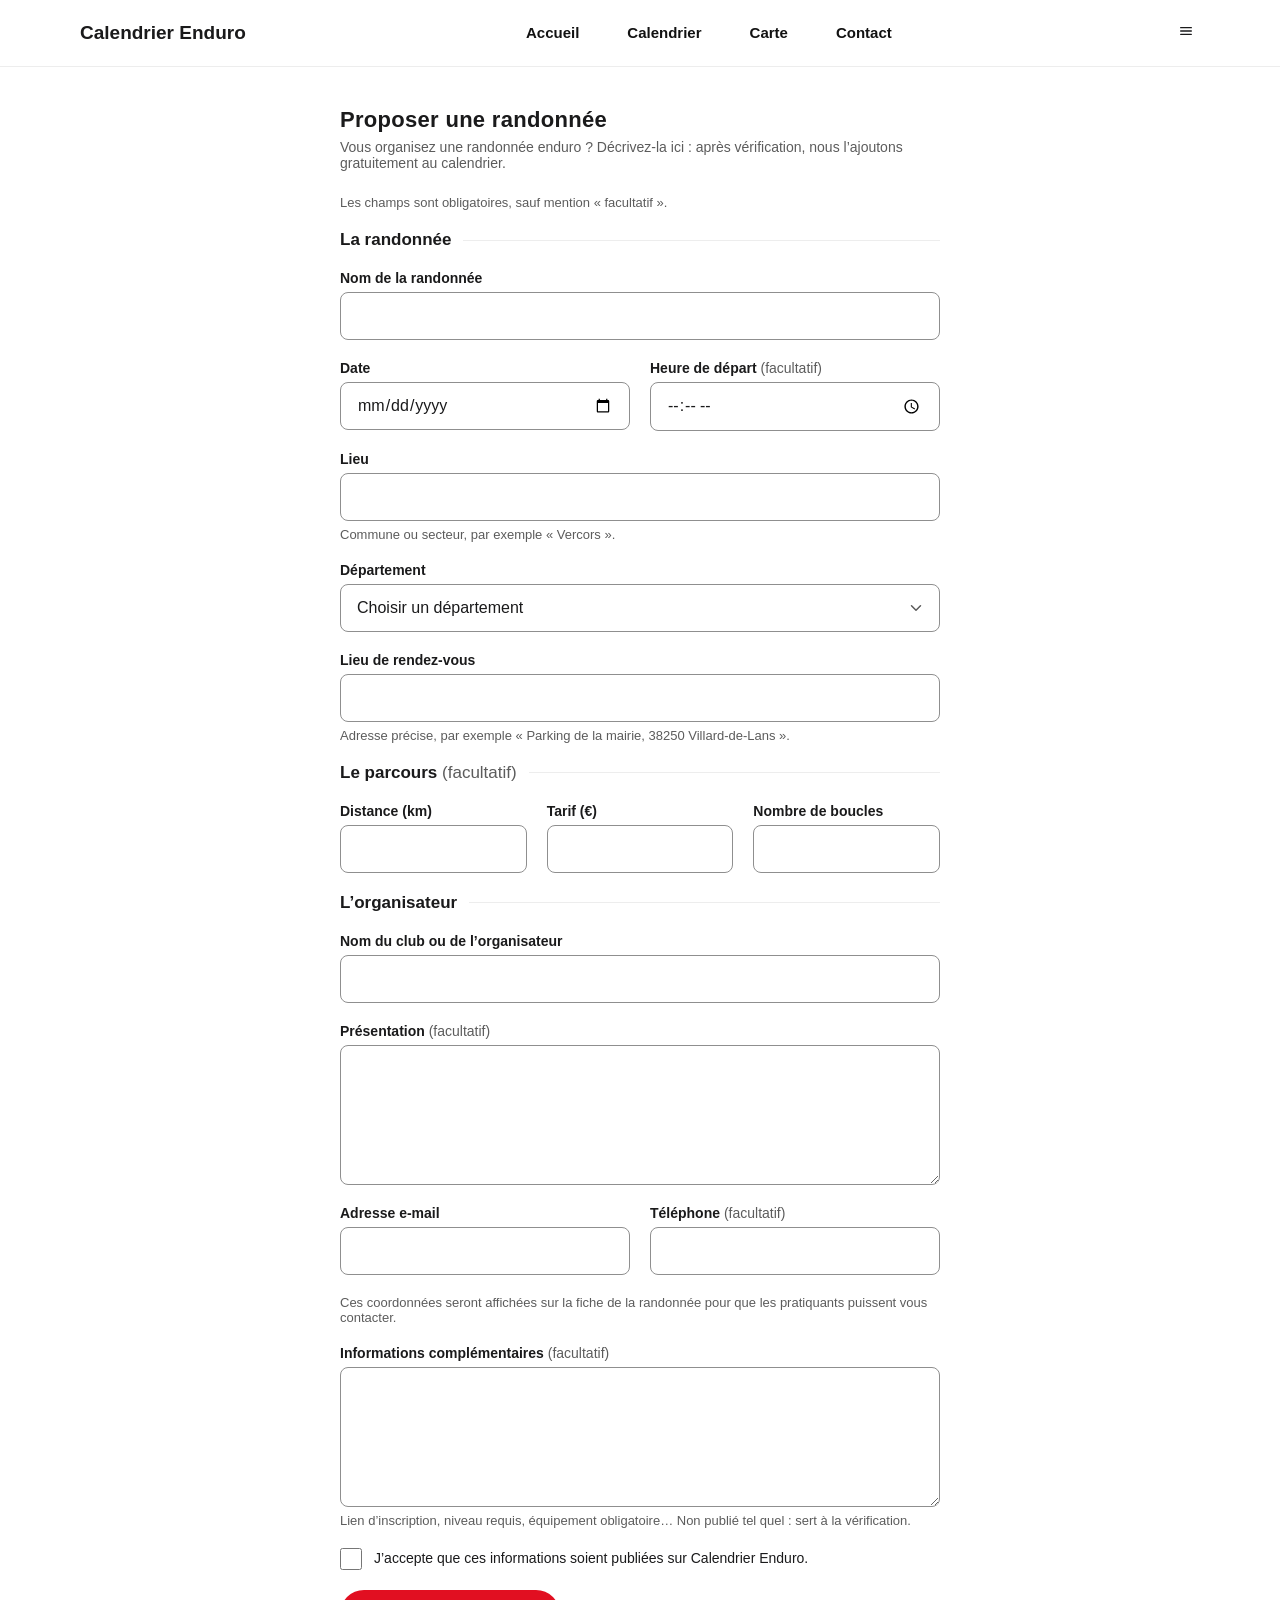
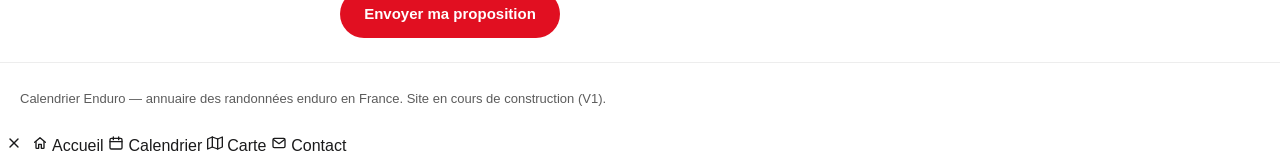
<file: proposer.html>
<!doctype html>
<html lang="fr">
<head>
<meta charset="UTF-8" />
<meta name="viewport" content="width=device-width, initial-scale=1" />
<title>Proposer une randonnée — Calendrier Enduro</title>
<meta
  name="description"
  content="Organisateurs : proposez gratuitement votre randonnée enduro pour qu’elle apparaisse dans le calendrier."
/>
<link rel="icon" href="data:image/svg+xml,%3Csvg xmlns='http://www.w3.org/2000/svg' viewBox='0 0 24 24'%3E%3Crect width='24' height='24' rx='5' fill='%23e10f21'/%3E%3Ctext x='12' y='17' font-size='13' font-family='Arial, sans-serif' font-weight='700' fill='white' text-anchor='middle'%3EE%3C/text%3E%3C/svg%3E" />
<link rel="stylesheet" href="css/styles.css" />
</head>
<body>
<a class="skip-link" href="#main">Aller au contenu principal</a>

<svg xmlns="http://www.w3.org/2000/svg" style="display:none" aria-hidden="true">
  <symbol id="icon-calendar" viewBox="0 0 24 24"><rect x="3" y="5" width="18" height="16" rx="2"/><line x1="16" y1="3" x2="16" y2="7"/><line x1="8" y1="3" x2="8" y2="7"/><line x1="3" y1="10" x2="21" y2="10"/></symbol>
  <symbol id="icon-map" viewBox="0 0 24 24"><polygon points="1,6 8,3 16,6 23,3 23,18 16,21 8,18 1,21"/><line x1="8" y1="3" x2="8" y2="18"/><line x1="16" y1="6" x2="16" y2="21"/></symbol>
  <symbol id="icon-home" viewBox="0 0 24 24"><path d="M4 11 12 4l8 7"/><path d="M6 10v9a1 1 0 0 0 1 1h3v-6h4v6h3a1 1 0 0 0 1-1v-9"/></symbol>
  <symbol id="icon-envelope" viewBox="0 0 24 24"><rect x="3" y="5" width="18" height="14" rx="2"/><path d="m4 7 8 6 8-6"/></symbol>
  <symbol id="icon-bars" viewBox="0 0 24 24"><line x1="4" y1="7" x2="20" y2="7"/><line x1="4" y1="12" x2="20" y2="12"/><line x1="4" y1="17" x2="20" y2="17"/></symbol>
  <symbol id="icon-close" viewBox="0 0 24 24"><line x1="6" y1="6" x2="18" y2="18"/><line x1="18" y1="6" x2="6" y2="18"/></symbol>
</svg>

<header class="site-header">
  <div class="site-header__inner">
    <p class="site-header__title">Calendrier Enduro</p>

    <nav class="primary-nav" aria-label="Navigation principale">
      <ul class="primary-nav__list">
        <li><a class="primary-nav__link" href="index.html">Accueil</a></li>
        <li><a class="primary-nav__link" href="calendrier.html">Calendrier</a></li>
        <li><a class="primary-nav__link" href="carte.html">Carte</a></li>
        <li><a class="primary-nav__link" href="contact.html">Contact</a></li>
      </ul>
    </nav>

    <button
      type="button"
      class="menu-btn"
      aria-haspopup="true"
      aria-expanded="false"
      aria-controls="mobile-menu"
      data-menu-toggle
    >
      <svg class="icon" aria-hidden="true"><use href="#icon-bars"></use></svg>
      <span class="sr-only">Ouvrir le menu</span>
    </button>
  </div>
</header>

<main id="main" class="form-page">
  <div class="form-page__inner">
    <h1>Proposer une randonnée</h1>
    <p class="form-page__intro">Vous organisez une randonnée enduro ? Décrivez-la ici : après vérification, nous l’ajoutons gratuitement au calendrier.</p>

    <form class="form" id="proposer-form" action="api/proposer.php" method="post" data-form>
      <p class="form__note">Les champs sont obligatoires, sauf mention « facultatif ».</p>

      <fieldset class="form__group">
        <legend class="form__legend">La randonnée</legend>

        <div class="field">
          <label class="field__label" for="rando-title">Nom de la randonnée</label>
          <input class="field__input" type="text" id="rando-title" name="title" required maxlength="100" />
        </div>

        <div class="form__row">
          <div class="field">
            <label class="field__label" for="rando-date">Date</label>
            <input class="field__input" type="date" id="rando-date" name="date" required data-min-today data-msg-range="La date doit être aujourd’hui ou plus tard." />
          </div>
          <div class="field">
            <label class="field__label" for="rando-time">Heure de départ <span class="field__optional">(facultatif)</span></label>
            <input class="field__input" type="time" id="rando-time" name="time" />
          </div>
        </div>

        <div class="field">
          <label class="field__label" for="rando-location">Lieu</label>
          <input class="field__input" type="text" id="rando-location" name="location" required maxlength="100" aria-describedby="rando-location-hint" />
          <p class="field__hint" id="rando-location-hint">Commune ou secteur, par exemple « Vercors ».</p>
        </div>

        <div class="field">
          <label class="field__label" for="rando-dept">Département</label>
          <select class="field__input" id="rando-dept" name="dept" required data-msg-required="Choisissez un département.">
            <option value="">Choisir un département</option>
            <option value="01">01 — Ain</option>
            <option value="02">02 — Aisne</option>
            <option value="03">03 — Allier</option>
            <option value="04">04 — Alpes-de-Haute-Provence</option>
            <option value="05">05 — Hautes-Alpes</option>
            <option value="06">06 — Alpes-Maritimes</option>
            <option value="07">07 — Ardèche</option>
            <option value="08">08 — Ardennes</option>
            <option value="09">09 — Ariège</option>
            <option value="10">10 — Aube</option>
            <option value="11">11 — Aude</option>
            <option value="12">12 — Aveyron</option>
            <option value="13">13 — Bouches-du-Rhône</option>
            <option value="14">14 — Calvados</option>
            <option value="15">15 — Cantal</option>
            <option value="16">16 — Charente</option>
            <option value="17">17 — Charente-Maritime</option>
            <option value="18">18 — Cher</option>
            <option value="19">19 — Corrèze</option>
            <option value="21">21 — Côte-d’Or</option>
            <option value="22">22 — Côtes-d’Armor</option>
            <option value="23">23 — Creuse</option>
            <option value="24">24 — Dordogne</option>
            <option value="25">25 — Doubs</option>
            <option value="26">26 — Drôme</option>
            <option value="27">27 — Eure</option>
            <option value="28">28 — Eure-et-Loir</option>
            <option value="29">29 — Finistère</option>
            <option value="2A">2A — Corse-du-Sud</option>
            <option value="2B">2B — Haute-Corse</option>
            <option value="30">30 — Gard</option>
            <option value="31">31 — Haute-Garonne</option>
            <option value="32">32 — Gers</option>
            <option value="33">33 — Gironde</option>
            <option value="34">34 — Hérault</option>
            <option value="35">35 — Ille-et-Vilaine</option>
            <option value="36">36 — Indre</option>
            <option value="37">37 — Indre-et-Loire</option>
            <option value="38">38 — Isère</option>
            <option value="39">39 — Jura</option>
            <option value="40">40 — Landes</option>
            <option value="41">41 — Loir-et-Cher</option>
            <option value="42">42 — Loire</option>
            <option value="43">43 — Haute-Loire</option>
            <option value="44">44 — Loire-Atlantique</option>
            <option value="45">45 — Loiret</option>
            <option value="46">46 — Lot</option>
            <option value="47">47 — Lot-et-Garonne</option>
            <option value="48">48 — Lozère</option>
            <option value="49">49 — Maine-et-Loire</option>
            <option value="50">50 — Manche</option>
            <option value="51">51 — Marne</option>
            <option value="52">52 — Haute-Marne</option>
            <option value="53">53 — Mayenne</option>
            <option value="54">54 — Meurthe-et-Moselle</option>
            <option value="55">55 — Meuse</option>
            <option value="56">56 — Morbihan</option>
            <option value="57">57 — Moselle</option>
            <option value="58">58 — Nièvre</option>
            <option value="59">59 — Nord</option>
            <option value="60">60 — Oise</option>
            <option value="61">61 — Orne</option>
            <option value="62">62 — Pas-de-Calais</option>
            <option value="63">63 — Puy-de-Dôme</option>
            <option value="64">64 — Pyrénées-Atlantiques</option>
            <option value="65">65 — Hautes-Pyrénées</option>
            <option value="66">66 — Pyrénées-Orientales</option>
            <option value="67">67 — Bas-Rhin</option>
            <option value="68">68 — Haut-Rhin</option>
            <option value="69">69 — Rhône</option>
            <option value="70">70 — Haute-Saône</option>
            <option value="71">71 — Saône-et-Loire</option>
            <option value="72">72 — Sarthe</option>
            <option value="73">73 — Savoie</option>
            <option value="74">74 — Haute-Savoie</option>
            <option value="75">75 — Paris</option>
            <option value="76">76 — Seine-Maritime</option>
            <option value="77">77 — Seine-et-Marne</option>
            <option value="78">78 — Yvelines</option>
            <option value="79">79 — Deux-Sèvres</option>
            <option value="80">80 — Somme</option>
            <option value="81">81 — Tarn</option>
            <option value="82">82 — Tarn-et-Garonne</option>
            <option value="83">83 — Var</option>
            <option value="84">84 — Vaucluse</option>
            <option value="85">85 — Vendée</option>
            <option value="86">86 — Vienne</option>
            <option value="87">87 — Haute-Vienne</option>
            <option value="88">88 — Vosges</option>
            <option value="89">89 — Yonne</option>
            <option value="90">90 — Territoire de Belfort</option>
            <option value="91">91 — Essonne</option>
            <option value="92">92 — Hauts-de-Seine</option>
            <option value="93">93 — Seine-Saint-Denis</option>
            <option value="94">94 — Val-de-Marne</option>
            <option value="95">95 — Val-d’Oise</option>
          </select>
        </div>

        <div class="field">
          <label class="field__label" for="rando-meeting">Lieu de rendez-vous</label>
          <input class="field__input" type="text" id="rando-meeting" name="meetingPoint" required maxlength="200" autocomplete="off" aria-describedby="rando-meeting-hint" />
          <p class="field__hint" id="rando-meeting-hint">Adresse précise, par exemple « Parking de la mairie, 38250 Villard-de-Lans ».</p>
        </div>
      </fieldset>

      <fieldset class="form__group">
        <legend class="form__legend">Le parcours <span class="field__optional">(facultatif)</span></legend>

        <div class="form__row form__row--3">
          <div class="field">
            <label class="field__label" for="rando-distance">Distance (km)</label>
            <input class="field__input" type="number" id="rando-distance" name="distanceKm" min="1" max="1000" step="any" inputmode="decimal" />
          </div>
          <div class="field">
            <label class="field__label" for="rando-price">Tarif (€)</label>
            <input class="field__input" type="number" id="rando-price" name="price" min="0" max="1000" step="any" inputmode="decimal" />
          </div>
          <div class="field">
            <label class="field__label" for="rando-loops">Nombre de boucles</label>
            <input class="field__input" type="number" id="rando-loops" name="loops" min="1" max="20" step="1" inputmode="numeric" data-msg-step="Saisissez un nombre entier." />
          </div>
        </div>
      </fieldset>

      <fieldset class="form__group">
        <legend class="form__legend">L’organisateur</legend>

        <div class="field">
          <label class="field__label" for="rando-organizer">Nom du club ou de l’organisateur</label>
          <input class="field__input" type="text" id="rando-organizer" name="organizerName" autocomplete="organization" required maxlength="100" />
        </div>

        <div class="field">
          <label class="field__label" for="rando-organizer-desc">Présentation <span class="field__optional">(facultatif)</span></label>
          <textarea class="field__input" id="rando-organizer-desc" name="organizerDescription" rows="4" maxlength="1000"></textarea>
        </div>

        <div class="form__row">
          <div class="field">
            <label class="field__label" for="rando-email">Adresse e-mail</label>
            <input class="field__input" type="email" id="rando-email" name="contactEmail" autocomplete="email" required maxlength="254" />
          </div>
          <div class="field">
            <label class="field__label" for="rando-phone">Téléphone <span class="field__optional">(facultatif)</span></label>
            <input class="field__input" type="tel" id="rando-phone" name="contactPhone" autocomplete="tel" maxlength="20" pattern="(?:(?:\+|00)33\s?|0)[1-9](?:[\s.\-]?\d{2}){4}" data-msg-pattern="Saisissez un numéro de téléphone français, par exemple 06 12 34 56 78." />
          </div>
        </div>
        <p class="field__hint">Ces coordonnées seront affichées sur la fiche de la randonnée pour que les pratiquants puissent vous contacter.</p>
      </fieldset>

      <div class="field">
        <label class="field__label" for="rando-notes">Informations complémentaires <span class="field__optional">(facultatif)</span></label>
        <textarea class="field__input" id="rando-notes" name="notes" rows="4" maxlength="2000" aria-describedby="rando-notes-hint"></textarea>
        <p class="field__hint" id="rando-notes-hint">Lien d’inscription, niveau requis, équipement obligatoire… Non publié tel quel : sert à la vérification.</p>
      </div>

      <!-- Champ piège anti-robots : invisible, à laisser vide. -->
      <div class="field-trap" aria-hidden="true">
        <label for="rando-website">Ne pas remplir ce champ</label>
        <input type="text" id="rando-website" name="website" tabindex="-1" autocomplete="off" />
      </div>
      <input type="hidden" name="form_started" value="" />

      <div class="field field--checkbox">
        <input class="field__checkbox" type="checkbox" id="rando-consent" name="consent" value="1" required />
        <label class="field__label" for="rando-consent">J’accepte que ces informations soient publiées sur Calendrier Enduro.</label>
      </div>

      <p class="form-status" role="alert" data-form-status hidden></p>

      <button class="form__submit" type="submit" data-form-submit>Envoyer ma proposition</button>
    </form>

    <div class="form-success" data-form-success="proposer-form" tabindex="-1" hidden>
      <h2>Proposition envoyée</h2>
      <p>Merci ! Nous vérifions les informations, puis votre randonnée sera ajoutée au calendrier.</p>
      <a class="form-link" href="calendrier.html">Voir le calendrier</a>
    </div>
  </div>

  <footer class="site-footer">
    <p>Calendrier Enduro — annuaire des randonnées enduro en France. Site en cours de construction (V1).</p>
  </footer>
</main>

<nav class="bottom-nav" aria-label="Navigation principale (mobile)">
  <a class="bottom-nav__item" href="index.html">
    <span class="bottom-nav__indicator" aria-hidden="true"></span>
    <svg class="icon" aria-hidden="true"><use href="#icon-home"></use></svg>
    <span class="bottom-nav__label">Accueil</span>
  </a>
  <a class="bottom-nav__item" href="calendrier.html">
    <span class="bottom-nav__indicator" aria-hidden="true"></span>
    <svg class="icon" aria-hidden="true"><use href="#icon-calendar"></use></svg>
    <span class="bottom-nav__label">Calendrier</span>
  </a>
  <a class="bottom-nav__item" href="carte.html">
    <span class="bottom-nav__indicator" aria-hidden="true"></span>
    <svg class="icon" aria-hidden="true"><use href="#icon-map"></use></svg>
    <span class="bottom-nav__label">Carte</span>
  </a>
  <a class="bottom-nav__item" href="contact.html">
    <span class="bottom-nav__indicator" aria-hidden="true"></span>
    <svg class="icon" aria-hidden="true"><use href="#icon-envelope"></use></svg>
    <span class="bottom-nav__label">Contact</span>
  </a>
</nav>

<div class="mobile-menu" id="mobile-menu" data-open="false">
  <div class="mobile-menu__backdrop" data-menu-close></div>
  <div class="mobile-menu__panel" role="dialog" aria-modal="true" aria-label="Menu de navigation">
    <button type="button" class="mobile-menu__close" data-menu-close>
      <svg class="icon" aria-hidden="true"><use href="#icon-close"></use></svg>
      <span class="sr-only">Fermer le menu</span>
    </button>
    <a class="mobile-menu__link" href="index.html">
      <svg class="icon" aria-hidden="true"><use href="#icon-home"></use></svg>
      Accueil
    </a>
    <a class="mobile-menu__link" href="calendrier.html">
      <svg class="icon" aria-hidden="true"><use href="#icon-calendar"></use></svg>
      Calendrier
    </a>
    <a class="mobile-menu__link" href="carte.html">
      <svg class="icon" aria-hidden="true"><use href="#icon-map"></use></svg>
      Carte
    </a>
    <a class="mobile-menu__link" href="contact.html">
      <svg class="icon" aria-hidden="true"><use href="#icon-envelope"></use></svg>
      Contact
    </a>
  </div>
</div>

<script src="js/main.js"></script>
<script src="js/forms.js"></script>
</body>
</html>
</file>
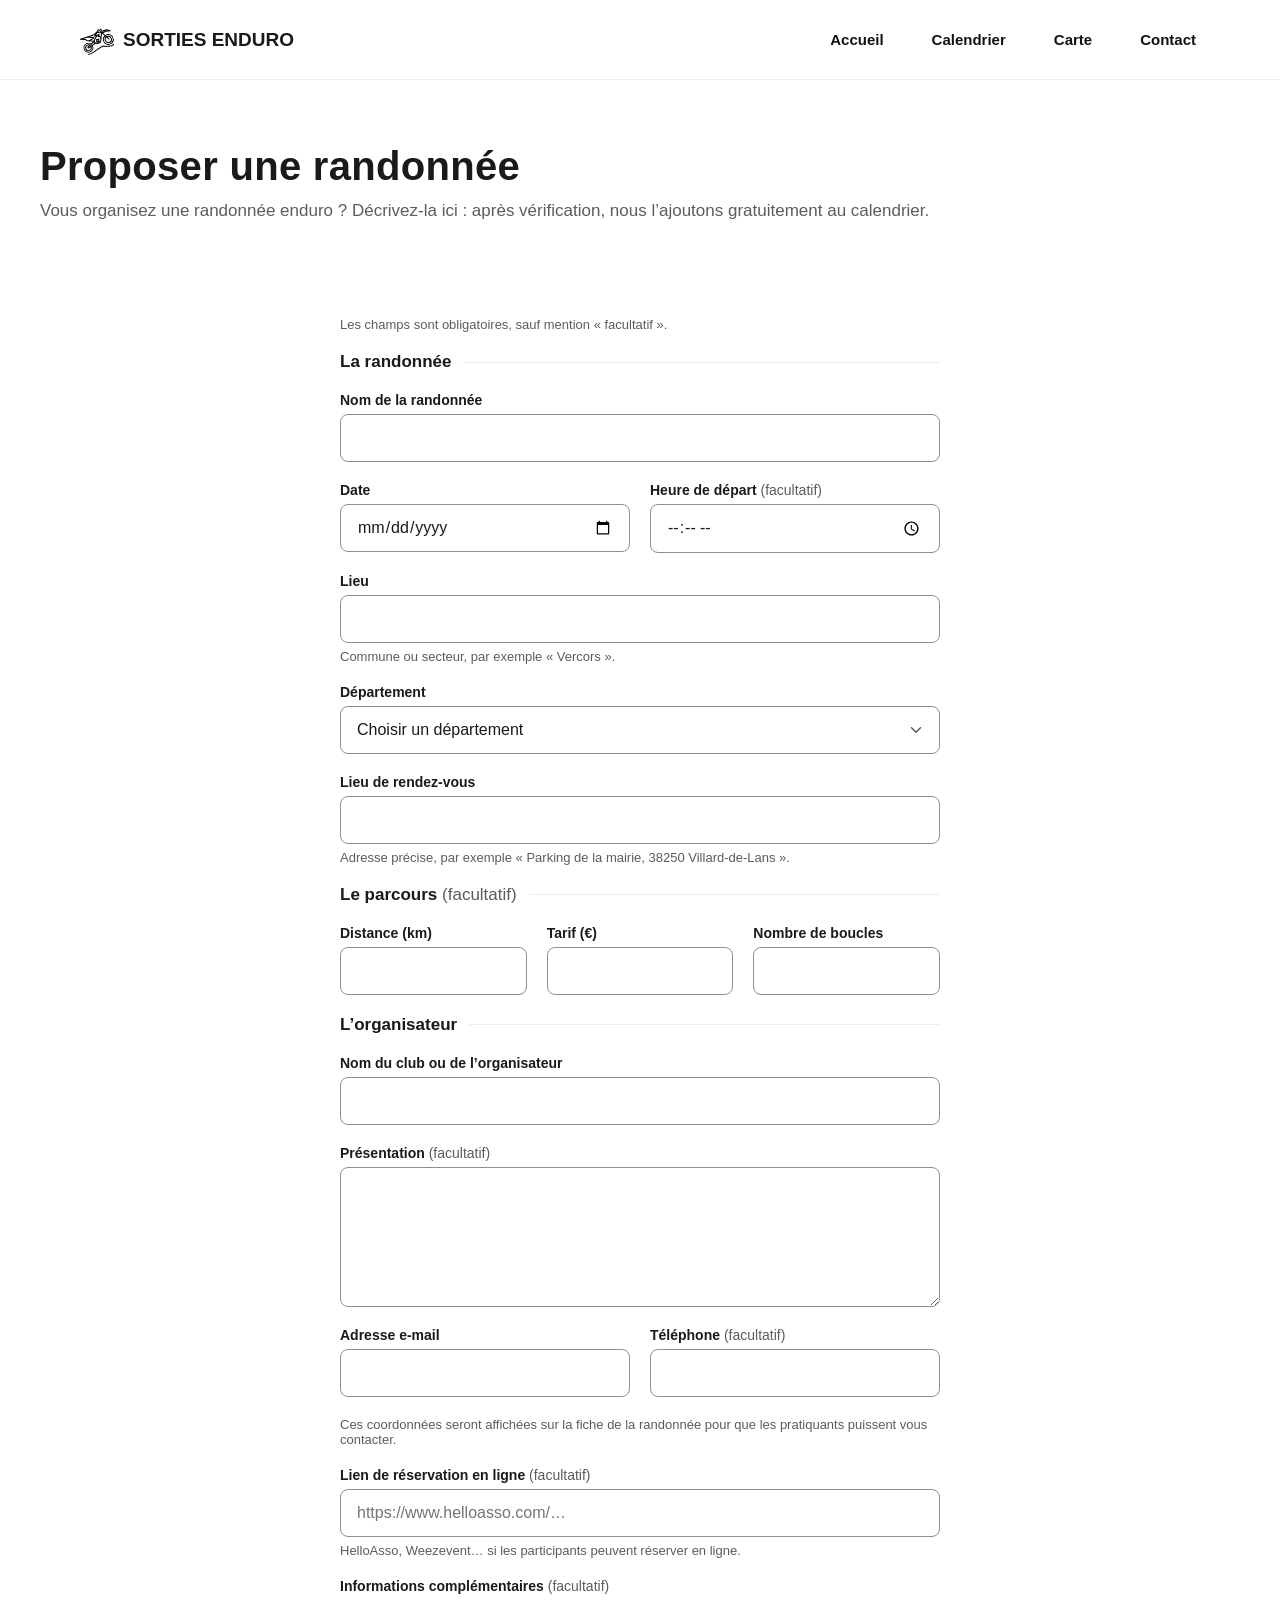
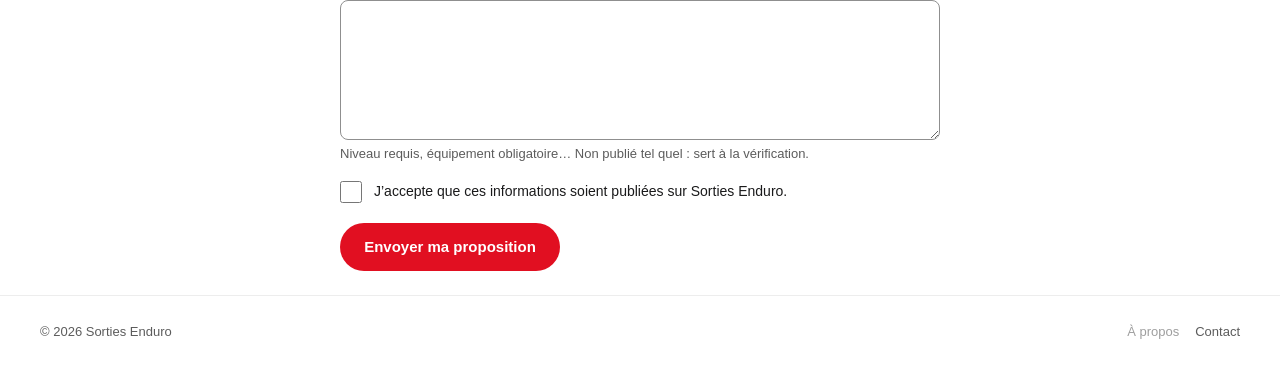
<file: submit.html>
<!doctype html>
<html lang="fr">
<head>
<meta charset="UTF-8" />
<meta name="viewport" content="width=device-width, initial-scale=1" />
<title>Proposer une randonnée — Sorties Enduro</title>
<meta
  name="description"
  content="Organisateurs : proposez gratuitement votre randonnée enduro pour qu’elle apparaisse dans le calendrier."
/>
<link rel="icon" type="image/svg+xml" href="assets/img/favicon.svg" />
<link rel="stylesheet" href="css/styles.css" />
</head>
<body>
<a class="skip-link" href="#main">Aller au contenu principal</a>

<svg xmlns="http://www.w3.org/2000/svg" style="display:none" aria-hidden="true">
  <symbol id="icon-calendar" viewBox="0 0 24 24"><rect x="3" y="5" width="18" height="16" rx="2"/><line x1="16" y1="3" x2="16" y2="7"/><line x1="8" y1="3" x2="8" y2="7"/><line x1="3" y1="10" x2="21" y2="10"/></symbol>
  <symbol id="icon-map" viewBox="0 0 24 24"><polygon points="1,6 8,3 16,6 23,3 23,18 16,21 8,18 1,21"/><line x1="8" y1="3" x2="8" y2="18"/><line x1="16" y1="6" x2="16" y2="21"/></symbol>
  <symbol id="icon-home" viewBox="0 0 24 24"><path d="M4 11 12 4l8 7"/><path d="M6 10v9a1 1 0 0 0 1 1h3v-6h4v6h3a1 1 0 0 0 1-1v-9"/></symbol>
  <symbol id="icon-envelope" viewBox="0 0 24 24"><rect x="3" y="5" width="18" height="14" rx="2"/><path d="m4 7 8 6 8-6"/></symbol>
</svg>

<header class="site-header">
  <div class="site-header__inner">
    <a class="site-header__title site-logo" href="index.html" aria-label="Sorties Enduro — accueil">
      <span class="site-logo__mark" aria-hidden="true">
        <span class="site-logo__bike">
          <img class="site-logo__part site-logo__part--roue-arriere" src="assets/img/logo/roue-arriere.svg" alt="" />
          <img class="site-logo__part site-logo__part--roue-avant" src="assets/img/logo/roue-avant.svg" alt="" />
          <img class="site-logo__part site-logo__part--chassis" src="assets/img/logo/chassis.svg" alt="" />
          <img class="site-logo__part site-logo__part--fourche" src="assets/img/logo/fourche.svg" alt="" />
        </span>
        <img class="site-logo__part site-logo__part--sol" src="assets/img/logo/sol.svg" alt="" />
      </span>
      Sorties Enduro
    </a>

    <nav class="primary-nav" aria-label="Navigation principale">
      <ul class="primary-nav__list">
        <li><a class="primary-nav__link" href="index.html">Accueil</a></li>
        <li><a class="primary-nav__link" href="calendar.html">Calendrier</a></li>
        <li><a class="primary-nav__link" href="map.html">Carte</a></li>
        <li><a class="primary-nav__link" href="contact.html">Contact</a></li>
      </ul>
    </nav>

  </div>
</header>

<main id="main" class="form-page">
  <div class="page-title">
    <div class="page-title__inner">
      <h1>Proposer une randonnée</h1>
      <p>Vous organisez une randonnée enduro ? Décrivez-la ici : après vérification, nous l’ajoutons gratuitement au calendrier.</p>
    </div>
  </div>

  <div class="form-page__inner">
    <form class="form" id="submit-form" action="api/submit.php" method="post" data-form>
      <p class="form__note">Les champs sont obligatoires, sauf mention « facultatif ».</p>

      <fieldset class="form__group">
        <legend class="form__legend">La randonnée</legend>

        <div class="field">
          <label class="field__label" for="event-title">Nom de la randonnée</label>
          <input class="field__input" type="text" id="event-title" name="title" required maxlength="100" />
        </div>

        <div class="form__row">
          <div class="field">
            <label class="field__label" for="event-date">Date</label>
            <input class="field__input" type="date" id="event-date" name="date" required data-min-today data-msg-range="La date doit être aujourd’hui ou plus tard." />
          </div>
          <div class="field">
            <label class="field__label" for="event-time">Heure de départ <span class="field__optional">(facultatif)</span></label>
            <input class="field__input" type="time" id="event-time" name="time" />
          </div>
        </div>

        <div class="field">
          <label class="field__label" for="event-location">Lieu</label>
          <input class="field__input" type="text" id="event-location" name="location" required maxlength="100" aria-describedby="event-location-hint" />
          <p class="field__hint" id="event-location-hint">Commune ou secteur, par exemple « Vercors ».</p>
        </div>

        <div class="field">
          <label class="field__label" for="event-dept">Département</label>
          <select class="field__input" id="event-dept" name="dept" required data-msg-required="Choisissez un département.">
            <option value="">Choisir un département</option>
            <option value="01">01 — Ain</option>
            <option value="02">02 — Aisne</option>
            <option value="03">03 — Allier</option>
            <option value="04">04 — Alpes-de-Haute-Provence</option>
            <option value="05">05 — Hautes-Alpes</option>
            <option value="06">06 — Alpes-Maritimes</option>
            <option value="07">07 — Ardèche</option>
            <option value="08">08 — Ardennes</option>
            <option value="09">09 — Ariège</option>
            <option value="10">10 — Aube</option>
            <option value="11">11 — Aude</option>
            <option value="12">12 — Aveyron</option>
            <option value="13">13 — Bouches-du-Rhône</option>
            <option value="14">14 — Calvados</option>
            <option value="15">15 — Cantal</option>
            <option value="16">16 — Charente</option>
            <option value="17">17 — Charente-Maritime</option>
            <option value="18">18 — Cher</option>
            <option value="19">19 — Corrèze</option>
            <option value="21">21 — Côte-d’Or</option>
            <option value="22">22 — Côtes-d’Armor</option>
            <option value="23">23 — Creuse</option>
            <option value="24">24 — Dordogne</option>
            <option value="25">25 — Doubs</option>
            <option value="26">26 — Drôme</option>
            <option value="27">27 — Eure</option>
            <option value="28">28 — Eure-et-Loir</option>
            <option value="29">29 — Finistère</option>
            <option value="2A">2A — Corse-du-Sud</option>
            <option value="2B">2B — Haute-Corse</option>
            <option value="30">30 — Gard</option>
            <option value="31">31 — Haute-Garonne</option>
            <option value="32">32 — Gers</option>
            <option value="33">33 — Gironde</option>
            <option value="34">34 — Hérault</option>
            <option value="35">35 — Ille-et-Vilaine</option>
            <option value="36">36 — Indre</option>
            <option value="37">37 — Indre-et-Loire</option>
            <option value="38">38 — Isère</option>
            <option value="39">39 — Jura</option>
            <option value="40">40 — Landes</option>
            <option value="41">41 — Loir-et-Cher</option>
            <option value="42">42 — Loire</option>
            <option value="43">43 — Haute-Loire</option>
            <option value="44">44 — Loire-Atlantique</option>
            <option value="45">45 — Loiret</option>
            <option value="46">46 — Lot</option>
            <option value="47">47 — Lot-et-Garonne</option>
            <option value="48">48 — Lozère</option>
            <option value="49">49 — Maine-et-Loire</option>
            <option value="50">50 — Manche</option>
            <option value="51">51 — Marne</option>
            <option value="52">52 — Haute-Marne</option>
            <option value="53">53 — Mayenne</option>
            <option value="54">54 — Meurthe-et-Moselle</option>
            <option value="55">55 — Meuse</option>
            <option value="56">56 — Morbihan</option>
            <option value="57">57 — Moselle</option>
            <option value="58">58 — Nièvre</option>
            <option value="59">59 — Nord</option>
            <option value="60">60 — Oise</option>
            <option value="61">61 — Orne</option>
            <option value="62">62 — Pas-de-Calais</option>
            <option value="63">63 — Puy-de-Dôme</option>
            <option value="64">64 — Pyrénées-Atlantiques</option>
            <option value="65">65 — Hautes-Pyrénées</option>
            <option value="66">66 — Pyrénées-Orientales</option>
            <option value="67">67 — Bas-Rhin</option>
            <option value="68">68 — Haut-Rhin</option>
            <option value="69">69 — Rhône</option>
            <option value="70">70 — Haute-Saône</option>
            <option value="71">71 — Saône-et-Loire</option>
            <option value="72">72 — Sarthe</option>
            <option value="73">73 — Savoie</option>
            <option value="74">74 — Haute-Savoie</option>
            <option value="75">75 — Paris</option>
            <option value="76">76 — Seine-Maritime</option>
            <option value="77">77 — Seine-et-Marne</option>
            <option value="78">78 — Yvelines</option>
            <option value="79">79 — Deux-Sèvres</option>
            <option value="80">80 — Somme</option>
            <option value="81">81 — Tarn</option>
            <option value="82">82 — Tarn-et-Garonne</option>
            <option value="83">83 — Var</option>
            <option value="84">84 — Vaucluse</option>
            <option value="85">85 — Vendée</option>
            <option value="86">86 — Vienne</option>
            <option value="87">87 — Haute-Vienne</option>
            <option value="88">88 — Vosges</option>
            <option value="89">89 — Yonne</option>
            <option value="90">90 — Territoire de Belfort</option>
            <option value="91">91 — Essonne</option>
            <option value="92">92 — Hauts-de-Seine</option>
            <option value="93">93 — Seine-Saint-Denis</option>
            <option value="94">94 — Val-de-Marne</option>
            <option value="95">95 — Val-d’Oise</option>
          </select>
        </div>

        <div class="field">
          <label class="field__label" for="event-meeting">Lieu de rendez-vous</label>
          <input class="field__input" type="text" id="event-meeting" name="meetingPoint" required maxlength="200" autocomplete="off" aria-describedby="event-meeting-hint" />
          <p class="field__hint" id="event-meeting-hint">Adresse précise, par exemple « Parking de la mairie, 38250 Villard-de-Lans ».</p>
        </div>
      </fieldset>

      <fieldset class="form__group">
        <legend class="form__legend">Le parcours <span class="field__optional">(facultatif)</span></legend>

        <div class="form__row form__row--3">
          <div class="field">
            <label class="field__label" for="event-distance">Distance (km)</label>
            <input class="field__input" type="number" id="event-distance" name="distanceKm" min="1" max="1000" step="any" inputmode="decimal" />
          </div>
          <div class="field">
            <label class="field__label" for="event-price">Tarif (€)</label>
            <input class="field__input" type="number" id="event-price" name="price" min="0" max="1000" step="any" inputmode="decimal" />
          </div>
          <div class="field">
            <label class="field__label" for="event-loops">Nombre de boucles</label>
            <input class="field__input" type="number" id="event-loops" name="loops" min="1" max="20" step="1" inputmode="numeric" data-msg-step="Saisissez un nombre entier." />
          </div>
        </div>
      </fieldset>

      <fieldset class="form__group">
        <legend class="form__legend">L’organisateur</legend>

        <div class="field">
          <label class="field__label" for="event-organizer">Nom du club ou de l’organisateur</label>
          <input class="field__input" type="text" id="event-organizer" name="organizerName" autocomplete="organization" required maxlength="100" />
        </div>

        <div class="field">
          <label class="field__label" for="event-organizer-desc">Présentation <span class="field__optional">(facultatif)</span></label>
          <textarea class="field__input" id="event-organizer-desc" name="organizerDescription" rows="4" maxlength="1000"></textarea>
        </div>

        <div class="form__row">
          <div class="field">
            <label class="field__label" for="event-email">Adresse e-mail</label>
            <input class="field__input" type="email" id="event-email" name="contactEmail" autocomplete="email" required maxlength="254" />
          </div>
          <div class="field">
            <label class="field__label" for="event-phone">Téléphone <span class="field__optional">(facultatif)</span></label>
            <input class="field__input" type="tel" id="event-phone" name="contactPhone" autocomplete="tel" maxlength="20" pattern="(?:(?:\+|00)33\s?|0)[1-9](?:[\s.\-]?\d{2}){4}" data-msg-pattern="Saisissez un numéro de téléphone français, par exemple 06 12 34 56 78." />
          </div>
        </div>
        <p class="field__hint">Ces coordonnées seront affichées sur la fiche de la randonnée pour que les pratiquants puissent vous contacter.</p>

        <div class="field">
          <label class="field__label" for="event-reservation">Lien de réservation en ligne <span class="field__optional">(facultatif)</span></label>
          <input class="field__input" type="url" id="event-reservation" name="reservationUrl" maxlength="300" placeholder="https://www.helloasso.com/…" aria-describedby="event-reservation-hint" data-msg-type="Saisissez un lien complet, commençant par https://." />
          <p class="field__hint" id="event-reservation-hint">HelloAsso, Weezevent… si les participants peuvent réserver en ligne.</p>
        </div>
      </fieldset>

      <div class="field">
        <label class="field__label" for="event-notes">Informations complémentaires <span class="field__optional">(facultatif)</span></label>
        <textarea class="field__input" id="event-notes" name="notes" rows="4" maxlength="2000" aria-describedby="event-notes-hint"></textarea>
        <p class="field__hint" id="event-notes-hint">Niveau requis, équipement obligatoire… Non publié tel quel : sert à la vérification.</p>
      </div>

      <!-- Champ piège anti-robots : invisible, à laisser vide. -->
      <div class="field-trap" aria-hidden="true">
        <label for="event-website">Ne pas remplir ce champ</label>
        <input type="text" id="event-website" name="website" tabindex="-1" autocomplete="off" />
      </div>
      <input type="hidden" name="form_started" value="" />

      <div class="field field--checkbox">
        <input class="field__checkbox" type="checkbox" id="event-consent" name="consent" value="1" required />
        <label class="field__label" for="event-consent">J’accepte que ces informations soient publiées sur Sorties Enduro.</label>
      </div>

      <p class="form-status" role="alert" data-form-status hidden></p>

      <button class="form__submit" type="submit" data-form-submit>Envoyer ma proposition</button>
    </form>

    <div class="form-success" data-form-success="submit-form" tabindex="-1" hidden>
      <h2>Proposition envoyée</h2>
      <p>Merci ! Nous vérifions les informations, puis votre randonnée sera ajoutée au calendrier.</p>
      <a class="form-link" href="calendar.html">Voir le calendrier</a>
    </div>
  </div>

  <footer class="site-footer">
    <div class="site-footer__inner">
      <p>© 2026 Sorties Enduro</p>
      <p class="site-footer__links">
        <a href="#" aria-disabled="true" tabindex="-1">À propos <span class="sr-only">(bientôt disponible)</span></a>
        <a href="contact.html">Contact</a>
      </p>
    </div>
  </footer>
</main>

<nav class="bottom-nav" aria-label="Navigation principale (mobile)">
  <a class="bottom-nav__item" href="index.html">
    <span class="bottom-nav__indicator" aria-hidden="true"></span>
    <svg class="icon" aria-hidden="true"><use href="#icon-home"></use></svg>
    <span class="bottom-nav__label">Accueil</span>
  </a>
  <a class="bottom-nav__item" href="calendar.html">
    <span class="bottom-nav__indicator" aria-hidden="true"></span>
    <svg class="icon" aria-hidden="true"><use href="#icon-calendar"></use></svg>
    <span class="bottom-nav__label">Calendrier</span>
  </a>
  <a class="bottom-nav__item" href="map.html">
    <span class="bottom-nav__indicator" aria-hidden="true"></span>
    <svg class="icon" aria-hidden="true"><use href="#icon-map"></use></svg>
    <span class="bottom-nav__label">Carte</span>
  </a>
  <a class="bottom-nav__item" href="contact.html">
    <span class="bottom-nav__indicator" aria-hidden="true"></span>
    <svg class="icon" aria-hidden="true"><use href="#icon-envelope"></use></svg>
    <span class="bottom-nav__label">Contact</span>
  </a>
</nav>

<script src="js/main.js"></script>
<script src="js/forms.js"></script>
</body>
</html>
</file>
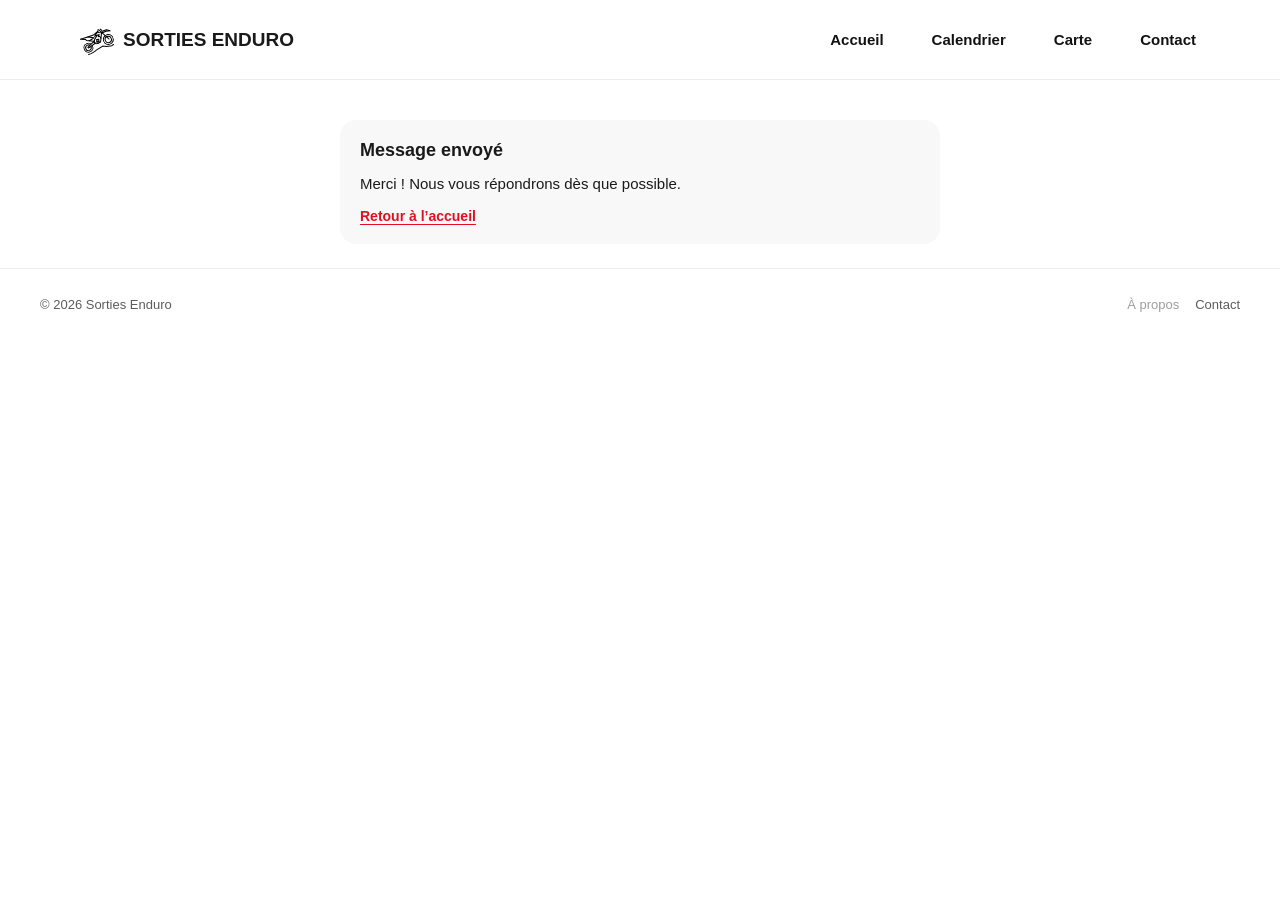
<file: thanks.html>
<!doctype html>
<html lang="fr">
<head>
<meta charset="UTF-8" />
<meta name="viewport" content="width=device-width, initial-scale=1" />
<title>Message envoyé — Sorties Enduro</title>
<meta
  name="description"
  content="Votre message a bien été envoyé."
/>
<link rel="icon" type="image/svg+xml" href="assets/img/favicon.svg" />
<meta name="robots" content="noindex" />
<link rel="stylesheet" href="css/styles.css" />
</head>
<body>
<a class="skip-link" href="#main">Aller au contenu principal</a>

<svg xmlns="http://www.w3.org/2000/svg" style="display:none" aria-hidden="true">
  <symbol id="icon-calendar" viewBox="0 0 24 24"><rect x="3" y="5" width="18" height="16" rx="2"/><line x1="16" y1="3" x2="16" y2="7"/><line x1="8" y1="3" x2="8" y2="7"/><line x1="3" y1="10" x2="21" y2="10"/></symbol>
  <symbol id="icon-map" viewBox="0 0 24 24"><polygon points="1,6 8,3 16,6 23,3 23,18 16,21 8,18 1,21"/><line x1="8" y1="3" x2="8" y2="18"/><line x1="16" y1="6" x2="16" y2="21"/></symbol>
  <symbol id="icon-home" viewBox="0 0 24 24"><path d="M4 11 12 4l8 7"/><path d="M6 10v9a1 1 0 0 0 1 1h3v-6h4v6h3a1 1 0 0 0 1-1v-9"/></symbol>
  <symbol id="icon-envelope" viewBox="0 0 24 24"><rect x="3" y="5" width="18" height="14" rx="2"/><path d="m4 7 8 6 8-6"/></symbol>
</svg>

<header class="site-header">
  <div class="site-header__inner">
    <a class="site-header__title site-logo" href="index.html" aria-label="Sorties Enduro — accueil">
      <span class="site-logo__mark" aria-hidden="true">
        <span class="site-logo__bike">
          <img class="site-logo__part site-logo__part--roue-arriere" src="assets/img/logo/roue-arriere.svg" alt="" />
          <img class="site-logo__part site-logo__part--roue-avant" src="assets/img/logo/roue-avant.svg" alt="" />
          <img class="site-logo__part site-logo__part--chassis" src="assets/img/logo/chassis.svg" alt="" />
          <img class="site-logo__part site-logo__part--fourche" src="assets/img/logo/fourche.svg" alt="" />
        </span>
        <img class="site-logo__part site-logo__part--sol" src="assets/img/logo/sol.svg" alt="" />
      </span>
      Sorties Enduro
    </a>

    <nav class="primary-nav" aria-label="Navigation principale">
      <ul class="primary-nav__list">
        <li><a class="primary-nav__link" href="index.html">Accueil</a></li>
        <li><a class="primary-nav__link" href="calendar.html">Calendrier</a></li>
        <li><a class="primary-nav__link" href="map.html">Carte</a></li>
        <li><a class="primary-nav__link" href="contact.html">Contact</a></li>
      </ul>
    </nav>

  </div>
</header>

<main id="main" class="form-page">
  <div class="form-page__inner">
    <div class="form-success">
      <h1>Message envoyé</h1>
      <p>Merci ! Nous vous répondrons dès que possible.</p>
      <a class="form-link" href="index.html">Retour à l’accueil</a>
    </div>
  </div>

  <footer class="site-footer">
    <div class="site-footer__inner">
      <p>© 2026 Sorties Enduro</p>
      <p class="site-footer__links">
        <a href="#" aria-disabled="true" tabindex="-1">À propos <span class="sr-only">(bientôt disponible)</span></a>
        <a href="contact.html">Contact</a>
      </p>
    </div>
  </footer>
</main>

<nav class="bottom-nav" aria-label="Navigation principale (mobile)">
  <a class="bottom-nav__item" href="index.html">
    <span class="bottom-nav__indicator" aria-hidden="true"></span>
    <svg class="icon" aria-hidden="true"><use href="#icon-home"></use></svg>
    <span class="bottom-nav__label">Accueil</span>
  </a>
  <a class="bottom-nav__item" href="calendar.html">
    <span class="bottom-nav__indicator" aria-hidden="true"></span>
    <svg class="icon" aria-hidden="true"><use href="#icon-calendar"></use></svg>
    <span class="bottom-nav__label">Calendrier</span>
  </a>
  <a class="bottom-nav__item" href="map.html">
    <span class="bottom-nav__indicator" aria-hidden="true"></span>
    <svg class="icon" aria-hidden="true"><use href="#icon-map"></use></svg>
    <span class="bottom-nav__label">Carte</span>
  </a>
  <a class="bottom-nav__item" href="contact.html">
    <span class="bottom-nav__indicator" aria-hidden="true"></span>
    <svg class="icon" aria-hidden="true"><use href="#icon-envelope"></use></svg>
    <span class="bottom-nav__label">Contact</span>
  </a>
</nav>

<script src="js/main.js"></script>
</body>
</html>
</file>
<file: css/styles.css>
/* ==========================================================================
   Sorties Enduro — feuille de styles partagée
   Version F ("Sportif" clair) — implémentation locale à partir de Figma
   Voir claude/accessibilite.md et claude/structure-site.md dans le projet
   pour le détail des décisions de contraste / zones tactiles.
   ========================================================================== */

:root {
  /* Couleurs */
  --color-bg: #ffffff;
  --color-surface: #f8f8f8;
  --color-surface-hover: #f1f1f1;
  --color-text: #1a1a1b;
  --color-text-strong: #121212;
  --color-text-muted: #5c5c5c;
  --color-placeholder: #99999e;
  --color-border: #8f8f8f;
  --color-border-subtle: #ededed;
  --color-border-soft: #e5e5e5; /* bordure décorative du bloc date (Figma border/soft → grey-150) */
  --color-border-divider: #ececec; /* séparateurs de la fiche (Figma border/divider → grey-200) */
  --color-text-disabled: #9e9e9e; /* liens désactivés (Figma text/disabled → grey-300) */
  --color-brand: #e10f21;
  --color-brand-on-dark: #ed3324; /* variante lisible sur fond sombre, non utilisée sur cette version claire mais gardée en réserve */
  --color-on-brand: #ffffff;

  --color-badge-upcoming-bg: var(--color-brand);
  --color-badge-upcoming-text: #ffffff;
  --color-badge-past-bg: #ececec;
  --color-badge-past-text: #5c5c5c;
  --color-badge-cancelled-bg: #1a1a1a;
  --color-badge-cancelled-text: #ffffff;

  --color-accent-upcoming: var(--color-brand);
  --color-accent-past: #9e9e9e;
  --color-accent-cancelled: #1a1a1a;

  --color-error: #b00020;
  --color-focus: #1d4ed8; /* bleu : le rouge est réservé à la marque et aux erreurs */
  --color-success: #1e7b34;

  /* Typo */
  --font-sans: "Inter", -apple-system, BlinkMacSystemFont, "Segoe UI", Roboto,
    "Helvetica Neue", Arial, sans-serif;

  /* Tailles de police (Figma Font/font-size-*) */
  --font-size-2xs: 10px;
  --font-size-xs: 11px;
  --font-size-sm: 12px;
  --font-size-md: 13px;
  --font-size-base: 14px;
  --font-size-lg: 15px;
  --font-size-xl: 16px;
  --font-size-2xl: 18px;
  --font-size-3xl: 22px;
  --font-size-4xl: 24px;
  --font-size-5xl: 40px;
  --font-size-icon: 20px;

  /* Rayons */
  --radius-2xs: 2px;
  --radius-xs: 4px;
  --radius-sm: 6px;
  --radius-md: 8px;
  --radius-lg: 16px;
  --radius-pill: 999px;

  /* Espacements : --space-N = N × 4px.
     Échelle Figma : spacing-1 = --space-1 (4), spacing-2 = --space-2 (8),
     spacing-3 = --space-4 (16), spacing-4 = --space-6 (24), spacing-5 = --space-8 (32),
     spacing-6 = --space-12 (48), spacing-7 = --space-16 (64).
     --space-3 (12) et --space-5 (20) sont hors échelle v1.1 : à ne plus utiliser dans le code nouveau. */
  --space-1: 4px;
  --space-2: 8px;
  --space-3: 12px;
  --space-4: 16px;
  --space-5: 20px;
  --space-6: 24px;
  --space-8: 32px;
  --space-12: 48px;
  --space-16: 64px;

  /* Layout */
  --container-max: 1200px;
  --bottom-nav-height: 64px;
  --detail-cta-height: 70px;

  /* Focus */
  --focus-ring: 0 0 0 2px #fff, 0 0 0 4px var(--color-focus); /* double anneau : lisible sur fond clair comme sombre (hero) */
}

/* --------------------------------------------------------------------------
   Reset minimal
   -------------------------------------------------------------------------- */
*,
*::before,
*::after {
  box-sizing: border-box;
}

html {
  -webkit-text-size-adjust: 100%;
  scroll-behavior: smooth;
}

@media (prefers-reduced-motion: reduce) {
  html {
    scroll-behavior: auto;
  }
  *,
  *::before,
  *::after {
    animation-duration: 0.01ms !important;
    animation-iteration-count: 1 !important;
    transition-duration: 0.01ms !important;
  }
}

body {
  margin: 0;
  font-family: var(--font-sans);
  color: var(--color-text);
  background: var(--color-bg);
  -webkit-font-smoothing: antialiased;
  padding-bottom: var(--bottom-nav-height);
}

img {
  max-width: 100%;
  display: block;
}

button {
  font: inherit;
  color: inherit;
  background: none;
  border: none;
  cursor: pointer;
}

a {
  color: inherit;
  text-decoration: none;
}

ul {
  list-style: none;
  margin: 0;
  padding: 0;
}

h1,
h2,
h3,
p {
  margin: 0;
}

input,
select,
textarea {
  font: inherit;
  color: inherit;
}

/* --------------------------------------------------------------------------
   Accessibilité : focus visible, lien d'évitement, sr-only
   -------------------------------------------------------------------------- */
:focus-visible {
  outline: none;
  box-shadow: var(--focus-ring);
  border-radius: var(--radius-sm);
}

.sr-only {
  position: absolute;
  width: 1px;
  height: 1px;
  padding: 0;
  margin: -1px;
  overflow: hidden;
  clip: rect(0, 0, 0, 0);
  white-space: nowrap;
  border: 0;
}

.skip-link {
  position: absolute;
  top: -48px;
  left: var(--space-3);
  background: var(--color-brand);
  color: #fff;
  padding: var(--space-3) var(--space-4);
  border-radius: var(--radius-sm);
  z-index: 200;
  transition: top 0.15s ease;
  font-weight: 600;
}

.skip-link:focus {
  top: var(--space-3);
}

.icon {
  display: inline-block;
  width: 1em;
  height: 1em;
  stroke: currentColor;
  fill: none;
  stroke-width: 2;
  stroke-linecap: round;
  stroke-linejoin: round;
  flex-shrink: 0;
}
.icon--fill {
  fill: currentColor;
  stroke: none;
}

.container {
  width: 100%;
  max-width: var(--container-max);
  margin-inline: auto;
  padding-inline: var(--space-5);
}

/* ==========================================================================
   Header (page Calendrier — barre standard en flux normal)
   ========================================================================== */
.site-header {
  background: var(--color-bg);
  border-bottom: 1px solid var(--color-border-subtle);
  padding: var(--space-4) var(--space-4) var(--space-4) var(--space-5);
}

.site-header__inner {
  max-width: var(--container-max);
  margin-inline: auto;
  display: flex;
  align-items: center;
  justify-content: space-between;
  gap: var(--space-4);
}

.site-header__title {
  font-size: 19px;
  font-weight: 700;
  color: var(--color-text);
  white-space: nowrap;
}

/* Logo : pictogramme moto + nom du site, lien vers l'accueil */
.site-logo {
  display: inline-flex;
  align-items: center;
  gap: var(--space-2);
  text-transform: uppercase;
  border-radius: var(--radius-md);
}

.site-logo__mark {
  position: relative;
  flex: none;
  width: 35px;
  height: 35px;
  background: #fff;
}

.site-logo__bike {
  position: absolute;
  left: 1.26px;
  top: 8.13px;
  width: 32.479px;
  height: 18.748px;
  transform: rotate(-21.25deg);
}

/* Les SVG gardent leurs dimensions natives : seul le placement est défini ici */
.site-logo__part {
  position: absolute;
  max-width: none;
}

.site-logo__part--roue-arriere { left: 0; top: 8.76px; }
.site-logo__part--roue-avant   { left: 21.37px; top: 7.63px; }
.site-logo__part--chassis      { left: 0.4px; top: 1.3px; }
.site-logo__part--fourche      { left: 19.35px; top: -0.03px; }
.site-logo__part--sol          { left: 7.56px; top: 22.12px; }

.primary-nav {
  display: none;
}

.primary-nav__list {
  display: flex;
  align-items: center;
  gap: var(--space-5);
}

.primary-nav__link {
  font-size: 14px;
  font-weight: 600;
  color: var(--color-text-strong);
  padding: var(--space-2) var(--space-1);
  border-bottom: 2px solid transparent;
}

.primary-nav__link:hover {
  color: var(--color-brand);
}

.primary-nav__link[aria-current="page"],
.primary-nav__link[aria-current="true"] {
  color: var(--color-brand);
  border-bottom-color: var(--color-brand);
}

.primary-nav__link[aria-disabled="true"] {
  color: var(--color-text-disabled);
  cursor: default;
  pointer-events: none;
}

/* ==========================================================================
   Hero (page Accueil)
   ========================================================================== */
.hero-header {
  position: absolute;
  inset: 0 0 auto 0;
  padding: var(--space-4);
  z-index: 20;
}

.hero-header__bar {
  max-width: calc(var(--container-max) + var(--space-4) * 2);
  margin-inline: auto;
  background: #fff;
  border-radius: var(--radius-md);
  padding: var(--space-4) var(--space-5);
  display: flex;
  align-items: center;
  justify-content: space-between;
  box-shadow: 0 2px 10px rgba(0, 0, 0, 0.08);
}

.hero-header__bar .site-header__title {
  color: var(--color-text-strong);
}

.hero {
  position: relative;
  overflow: hidden;
  padding: 96px var(--space-4) var(--space-6);
  display: flex;
  flex-direction: column;
  gap: var(--space-4);
  color: #fff;
  isolation: isolate;
}

.hero__media {
  position: absolute;
  inset: 0;
  z-index: -1;
}

.hero__media img {
  width: 100%;
  height: 100%;
  object-fit: cover;
}

.hero__media::after {
  content: "";
  position: absolute;
  inset: 0;
  background: linear-gradient(
    to bottom,
    rgba(0, 0, 0, 0.35) 15%,
    rgba(0, 0, 0, 0.92) 92%
  );
}

.hero__content {
  max-width: var(--container-max);
  margin-inline: auto;
  width: 100%;
  display: flex;
  flex-direction: column;
  gap: var(--space-2);
}

.hero__eyebrow {
  font-size: 12px;
  font-weight: 700;
  letter-spacing: 1.5px;
  text-transform: uppercase;
  margin: 0;
}

.hero__title {
  font-size: 22px;
  font-weight: 900;
  color: #f7f7f7;
  max-width: 26em;
  line-height: 1.25;
}

.hero__subtitle {
  font-size: 14px;
  font-weight: 400;
  max-width: 32em;
}

.hero__tools {
  max-width: var(--container-max);
  margin-inline: auto;
  width: 100%;
  display: flex;
  flex-direction: column;
  gap: 14px;
  margin-top: var(--space-2);
}

.search-field {
  display: flex;
  align-items: center;
  gap: var(--space-2);
  width: 100%;
  border-radius: var(--radius-pill);
  padding: var(--space-3) var(--space-4);
  background: rgba(26, 26, 27, 0.8);
  border: none;
}

.search-field .icon {
  color: #fff;
  font-size: 16px;
}

.search-field input {
  background: none;
  border: none;
  color: #fff;
  width: 100%;
  font-size: 14px;
}

.search-field input::placeholder {
  color: var(--color-placeholder);
}

.quick-links {
  display: flex;
  gap: var(--space-3);
}

.quick-link {
  flex: 1;
  display: inline-flex;
  align-items: center;
  justify-content: center;
  gap: var(--space-2);
  background: #fff;
  color: var(--color-text);
  border-radius: 20px;
  padding: var(--space-3) 14px;
  font-size: 13px;
  font-weight: 600;
  min-height: 44px;
}

.quick-link:hover {
  background: #f0f0f0;
}

.quick-link .icon {
  font-size: 16px;
}

/* ==========================================================================
   Sections génériques
   ========================================================================== */
main {
  display: block;
}

.section {
  padding: var(--space-6);
}

.section__header {
  max-width: var(--container-max);
  margin-inline: auto;
  display: flex;
  align-items: center;
  justify-content: space-between;
  margin-bottom: var(--space-4);
  gap: var(--space-3);
}

.section__title {
  font-size: 18px;
  font-weight: 700;
  letter-spacing: 0.5px;
  color: var(--color-text);
}

.section__link {
  font-size: 13px;
  font-weight: 600;
  color: var(--color-brand);
  padding: var(--space-2);
  margin: calc(var(--space-2) * -1);
  min-height: 44px;
  display: inline-flex;
  align-items: center;
  text-transform: uppercase;
}

.section__link:hover {
  text-decoration: underline;
}

.event-list {
  max-width: var(--container-max);
  margin-inline: auto;
  padding: 0;
  list-style: none;
  display: flex;
  flex-direction: column;
  gap: var(--space-4);
}

/* ==========================================================================
   Carte rando (composant partagé Accueil / Calendrier)
   ========================================================================== */
/* v1.1 : plus de vignette photo, un bloc date la remplace.
   Toute la carte est cliquable via un seul lien (titre) dont la zone est
   étendue à la carte par ::after. */
.event-card {
  position: relative;
  display: flex;
  gap: var(--space-4);
  align-items: stretch;
  background: var(--color-surface);
  border-radius: var(--radius-sm);
  padding: var(--space-4);
  color: inherit;
}

.event-card:hover {
  background: var(--color-surface-hover);
}

.event-card:focus-within {
  box-shadow: var(--focus-ring);
}

.event-card__link:focus-visible {
  box-shadow: none;
}

.event-card__link::after {
  content: "";
  position: absolute;
  inset: 0;
  border-radius: inherit;
}

.event-card__accent {
  width: 4px;
  border-radius: var(--radius-pill);
  flex-shrink: 0;
  background: var(--color-accent-upcoming);
}

.event-card[data-status="past"] .event-card__accent {
  background: var(--color-accent-past);
}

.event-card[data-status="cancelled"] .event-card__accent {
  background: var(--color-accent-cancelled);
}

/* Bloc date : jour / mois / année, couleurs selon le statut */
.event-card__date {
  flex-shrink: 0;
  width: 72px;
  height: 72px;
  display: flex;
  flex-direction: column;
  align-items: center;
  justify-content: center;
  background: var(--color-bg);
  border: 1px solid var(--color-border-soft);
  border-radius: var(--radius-md);
  color: var(--color-text);
}

.event-card__day {
  font-size: var(--font-size-4xl);
  font-weight: 900;
  line-height: 28px;
}

.event-card__month {
  font-size: var(--font-size-xs);
  font-weight: 700;
  letter-spacing: 0.06em;
  text-transform: uppercase;
  color: var(--color-accent-upcoming);
}

.event-card__year {
  font-size: var(--font-size-xs);
  color: var(--color-text-muted);
}

.event-card[data-status="cancelled"] .event-card__month {
  color: var(--color-accent-cancelled);
}

.event-card[data-status="past"] .event-card__day,
.event-card[data-status="past"] .event-card__month {
  color: var(--color-badge-past-text);
}

.event-card__body {
  flex: 1;
  min-width: 0;
  display: flex;
  flex-direction: column;
  gap: var(--space-1);
  justify-content: center;
}

.event-card__title {
  font-size: var(--font-size-lg);
  font-weight: 600;
  color: var(--color-text);
  overflow-wrap: break-word;
}

.event-card__meta {
  font-size: var(--font-size-md);
  color: var(--color-text-muted);
}

/* Indice visuel de la liste bureau du calendrier, pas un second lien */
.event-card__status {
  display: flex;
}

.event-card__action {
  display: none;
}

.badge {
  display: inline-flex;
  align-items: center;
  align-self: flex-start;
  margin-top: var(--space-1);
  padding: var(--space-1) var(--space-2);
  border-radius: var(--radius-xs);
  font-size: var(--font-size-xs);
  font-weight: 700;
  text-transform: uppercase;
  background: var(--color-badge-upcoming-bg);
  color: var(--color-badge-upcoming-text);
}

[data-status="past"] .badge {
  background: var(--color-badge-past-bg);
  color: var(--color-badge-past-text);
}

[data-status="cancelled"] .badge {
  background: var(--color-badge-cancelled-bg);
  color: var(--color-badge-cancelled-text);
}

/* ==========================================================================
   CTA organisateur
   ========================================================================== */
.cta-banner {
  background: var(--color-brand);
  border-radius: var(--radius-lg);
  padding: var(--space-5);
  display: flex;
  flex-direction: column;
  gap: 10px;
  color: #fff;
  max-width: var(--container-max);
  margin-inline: auto;
}

.cta-banner__title {
  font-size: 16px;
  font-weight: 700;
}

.cta-banner__subtitle {
  font-size: 13px;
  color: #ffffff;
  max-width: 40em;
}

.cta-banner__button {
  display: inline-flex;
  align-items: center;
  justify-content: center;
  align-self: flex-start;
  background: #fff;
  color: var(--color-brand);
  border-radius: var(--radius-pill);
  padding: 14px var(--space-5);
  font-size: 14px;
  font-weight: 600;
  letter-spacing: 0.3px;
  text-transform: uppercase;
  min-height: 45px;
}

.cta-banner__button:hover {
  background: #f4f4f4;
}

/* ==========================================================================
   Page "Calendrier des randonnées"
   ========================================================================== */
.page-title {
  padding: var(--space-6) var(--space-6) var(--space-2);
}

.page-title__inner {
  max-width: var(--container-max);
  margin-inline: auto;
  display: flex;
  flex-direction: column;
  gap: 6px;
}

.page-title h1 {
  font-size: 22px;
  font-weight: 900;
  letter-spacing: 0.3px;
  color: var(--color-text);
}

.page-title p {
  font-size: 14px;
  color: var(--color-text-muted);
}

.filters {
  padding: var(--space-2) var(--space-6) var(--space-4);
}

.filters__inner {
  max-width: var(--container-max);
  margin-inline: auto;
  display: flex;
  flex-direction: column;
  gap: var(--space-3);
}

.filters__row {
  display: flex;
  gap: var(--space-2);
  flex-wrap: wrap;
}

.filters__search-col {
  display: flex;
  flex-direction: column;
  gap: var(--space-3);
  flex: 1;
}

.search-field--light {
  background: var(--color-surface);
  border: 1px solid var(--color-border);
  color: var(--color-text-muted);
  padding: 14px var(--space-4);
}

.search-field--light input {
  color: var(--color-text);
}

.search-field--light input::placeholder {
  color: var(--color-text-muted);
}

.search-field--light .icon {
  color: var(--color-text-muted);
  font-size: 18px;
}

.chip {
  display: inline-flex;
  align-items: center;
  gap: var(--space-2);
  background: #fff;
  border: 1px solid var(--color-border);
  border-radius: var(--radius-pill);
  padding: var(--space-4);
  font-size: var(--font-size-base);
  font-weight: 500;
  color: var(--color-text);
  min-height: 44px;
}

.chip:hover {
  background: var(--color-surface);
}

.chip[aria-pressed="true"] {
  background: var(--color-text);
  color: #fff;
  border-color: var(--color-text);
}

.chip[aria-pressed="true"] .icon {
  color: #fff;
}

.chip .icon {
  color: var(--color-text-muted);
  font-size: 12px;
  transition: transform 0.15s ease;
}

.chip[aria-expanded="true"] .icon:last-child {
  transform: rotate(180deg);
}

.chip__label {
  max-width: 18ch;
  overflow: hidden;
  text-overflow: ellipsis;
  white-space: nowrap;
}

.filters-reset {
  min-height: 44px;
  padding: 0 var(--space-2);
  font-size: 14px;
  font-weight: 600;
  color: var(--color-brand);
  text-decoration: underline;
  text-underline-offset: 3px;
  white-space: nowrap;
}

.filters-reset:hover {
  color: var(--color-text);
}

.filters-reset[hidden] {
  display: none;
}

.dropdown {
  position: relative;
}

.dropdown__panel {
  position: absolute;
  top: calc(100% + 6px);
  left: 0;
  z-index: 20;
  min-width: 200px;
  max-height: 260px;
  overflow-y: auto;
  background: #fff;
  border: 1px solid var(--color-border);
  border-radius: var(--radius-md);
  box-shadow: 0 8px 24px rgba(0, 0, 0, 0.12);
  padding: var(--space-2);
  display: flex;
  flex-direction: column;
  gap: 2px;
}

.dropdown__panel[hidden] {
  display: none;
}

.dropdown__option {
  display: flex;
  align-items: center;
  justify-content: space-between;
  gap: var(--space-2);
  width: 100%;
  text-align: left;
  padding: 10px var(--space-3);
  border-radius: var(--radius-sm);
  font-size: 14px;
  color: var(--color-text);
}

.dropdown__option:hover {
  background: var(--color-surface);
}

.dropdown__option[aria-selected="true"] {
  color: var(--color-brand);
  font-weight: 600;
}

/* Accueil : 6 prochaines randos en bureau, 3 seulement sur mobile et tablette */
@media (max-width: 899px) {
  .event-list--grid > .event-card:nth-child(n + 4) {
    display: none;
  }
}

.event-list__status {
  padding: var(--space-4);
  color: var(--color-text-muted);
  font-size: 14px;
  text-align: center;
}

.event-groups {
  max-width: var(--container-max);
  margin-inline: auto;
  padding: 0 var(--space-6) var(--space-6);
  display: flex;
  flex-direction: column;
  gap: var(--space-6);
}

.event-group__header {
  display: flex;
  align-items: center;
  gap: var(--space-2);
  margin-bottom: var(--space-3);
}

.event-group__bar {
  width: 4px;
  height: 16px;
  border-radius: var(--radius-pill);
  background: var(--color-accent-upcoming);
  flex-shrink: 0;
}

.event-group--past .event-group__bar {
  background: var(--color-accent-past);
}

.event-group__title {
  font-size: 13px;
  font-weight: 700;
  letter-spacing: 0.5px;
  color: var(--color-text);
}

.event-group .event-list {
  margin: 0;
  max-width: none;
}

/* En-tête de colonnes : uniquement dans la liste bureau (≥900px) */
.event-list__columns {
  display: none;
}

.empty-state {
  display: none;
  text-align: center;
  padding: var(--space-6) var(--space-4);
  color: var(--color-text-muted);
  font-size: 14px;
}

.empty-state[data-visible="true"] {
  display: block;
}

.empty-state .filters-reset {
  margin-top: var(--space-2);
}

.results-count {
  font-size: 13px;
  color: var(--color-text-muted);
}

/* ==========================================================================
   Navigation basse (mobile) — fixe, cachée dès le bureau
   ========================================================================== */
.bottom-nav {
  position: fixed;
  left: 0;
  right: 0;
  bottom: 0;
  background: #fff;
  border-top: 1px solid var(--color-border-subtle);
  padding: var(--space-2) var(--space-4);
  display: flex;
  z-index: 100;
}

.bottom-nav__item {
  flex: 1;
  display: flex;
  flex-direction: column;
  align-items: center;
  justify-content: center;
  gap: 4px;
  min-height: 48px;
  color: var(--color-text-strong);
  border-radius: var(--radius-sm);
}

.bottom-nav__indicator {
  width: 24px;
  height: 3px;
  border-radius: 2px;
  background: transparent;
}

.bottom-nav__item[aria-current="page"] {
  color: var(--color-brand);
}

.bottom-nav__item[aria-current="page"] .bottom-nav__indicator {
  background: var(--color-brand);
}

.bottom-nav__item .icon {
  font-size: 16px;
}

.bottom-nav__item[aria-current="page"] .icon {
  color: var(--color-brand);
}

.bottom-nav__label {
  font-size: 10px;
  font-weight: 400;
}

.bottom-nav__item[aria-current="page"] .bottom-nav__label {
  font-weight: 600;
}

.bottom-nav__item[aria-disabled="true"] {
  color: var(--color-text-muted);
  opacity: 0.6;
}

/* ==========================================================================
   Pied de page léger (informations, hors zone tactile mobile)
   ========================================================================== */
.site-footer {
  border-top: 1px solid var(--color-border-subtle);
  padding: var(--space-6) var(--space-5);
  text-align: center;
  color: var(--color-text-muted);
  font-size: 13px;
  display: none;
}

.site-footer__inner {
  max-width: var(--container-max);
  margin-inline: auto;
  display: flex;
  flex-direction: column;
  align-items: center;
  gap: var(--space-2);
}

.site-footer__links {
  display: flex;
  gap: var(--space-4);
  font-weight: 500;
}

.site-footer a[aria-disabled="true"] {
  color: var(--color-text-disabled);
  pointer-events: none;
}

/* ==========================================================================
   Responsive — tablette (≥600px)
   ========================================================================== */
@media (min-width: 600px) {
  .hero {
    padding: 120px var(--space-6) var(--space-6);
  }
  .hero__title {
    font-size: 28px;
  }
  .hero__subtitle {
    font-size: 15px;
  }
  .section,
  .page-title,
  .filters {
    padding-left: var(--space-6);
    padding-right: var(--space-6);
  }
  .event-groups {
    padding-left: var(--space-6);
    padding-right: var(--space-6);
  }
  .cta-banner {
    flex-direction: row;
    align-items: center;
    justify-content: space-between;
    gap: var(--space-5);
  }
  .cta-banner__text {
    display: flex;
    flex-direction: column;
    gap: 10px;
  }
  .cta-banner__button {
    align-self: center;
    flex-shrink: 0;
  }
}

/* ==========================================================================
   Responsive — bureau (≥900px) : navigation haute, grilles, nav basse cachée
   ========================================================================== */
@media (min-width: 900px) {
  body {
    padding-bottom: 0;
  }

  .bottom-nav {
    display: none;
  }

  .primary-nav {
    display: block;
  }

  .primary-nav__list {
    gap: 40px;
  }

  .primary-nav__link {
    font-size: 15px;
  }

  .site-header {
    padding: 22px 80px;
  }

  .site-header__inner {
    max-width: none;
  }

  .hero-header {
    padding: var(--space-5) var(--space-6);
  }

  .hero-header__bar {
    padding: var(--space-4) var(--space-6);
  }

  .hero {
    padding-top: 160px;
    padding-bottom: 72px;
  }

  .hero__title {
    font-size: 36px;
  }

  .hero__tools {
    flex-direction: row;
    align-items: center;
  }

  .search-field {
    max-width: 420px;
  }

  .quick-links {
    width: auto;
  }

  .quick-link {
    flex: none;
    padding-inline: var(--space-5);
  }

  .event-list--grid {
    display: grid;
    grid-template-columns: repeat(3, 1fr);
    gap: var(--space-4);
  }

  .page-title__inner {
    gap: var(--space-3);
  }

  .page-title h1 {
    font-size: var(--font-size-5xl);
    letter-spacing: 0.3px;
  }

  .page-title p {
    font-size: 17px;
  }

  .page-title {
    padding-top: var(--space-16);
    padding-bottom: var(--space-8);
  }

  .filters {
    padding-top: var(--space-2);
    padding-bottom: var(--space-12);
  }

  .filters__search-col {
    flex: none;
  }

  .filters__row--inline {
    flex-wrap: nowrap;
    align-items: center;
  }

  .filters__inner {
    flex-direction: row;
    align-items: flex-start;
    justify-content: flex-start;
    gap: var(--space-4);
  }

  .filters .search-field--light {
    width: 420px;
    max-width: 420px;
  }

  .chip {
    padding: var(--space-4) var(--space-6);
  }

  .event-groups {
    gap: var(--space-12);
    padding-bottom: var(--space-12);
  }

  .event-group__header {
    margin-bottom: var(--space-6);
  }

  .event-group__bar {
    height: 22px;
  }

  .event-group__title {
    font-size: var(--font-size-2xl);
    letter-spacing: normal;
  }

  /* Calendrier bureau : liste chronologique, une rando par ligne.
     Même balisage que la carte mobile, mis en grille ; le corps de carte
     s'efface (display: contents) pour que ses enfants deviennent des colonnes. */
  .event-groups {
    --event-row-columns: 4px 96px minmax(0, 1fr) 160px 104px 112px;
    --event-row-gap: var(--space-4);
  }

  .event-list__columns,
  .event-list--rows .event-card {
    display: grid;
    grid-template-columns: var(--event-row-columns);
    column-gap: var(--event-row-gap);
    align-items: center;
  }

  .event-list__columns {
    padding-block: var(--space-2);
    border-bottom: 1px solid var(--color-border);
    font-size: var(--font-size-xs);
    font-weight: 700;
    letter-spacing: 0.06em;
    text-transform: uppercase;
    color: var(--color-text-muted);
  }

  .event-list--rows {
    gap: 0;
  }

  .event-list--rows .event-card {
    min-height: 60px;
    padding: var(--space-4) var(--space-4) var(--space-4) 0;
    background: var(--color-bg);
    border-radius: 0;
    border-bottom: 1px solid var(--color-border-subtle);
  }

  .event-list--rows .event-card:hover {
    background: var(--color-surface);
  }

  .event-list--rows .event-card__accent {
    align-self: stretch;
    border-radius: var(--radius-2xs);
  }

  .event-list--rows .event-card__date {
    width: auto;
    height: auto;
    display: grid;
    grid-template-columns: 38px auto;
    column-gap: var(--space-2);
    align-items: center;
    justify-content: start;
    justify-items: start;
    background: none;
    border: none;
    border-radius: 0;
  }

  .event-list--rows .event-card__day {
    grid-row: 1 / 3;
  }

  .event-list--rows .event-card__month {
    align-self: end;
  }

  .event-list--rows .event-card__year {
    align-self: start;
  }

  .event-list--rows .event-card__body {
    display: contents;
  }

  .event-list--rows .event-card__title {
    font-size: var(--font-size-2xl);
  }

  .event-list--rows .event-card__meta {
    font-size: var(--font-size-base);
    white-space: nowrap;
    overflow: hidden;
    text-overflow: ellipsis;
  }

  .event-list--rows .badge {
    margin-top: 0;
  }

  .event-list--rows .event-card__action {
    display: block;
    text-align: right;
    font-size: var(--font-size-base);
    font-weight: 600;
    color: var(--color-brand);
  }

  .site-footer {
    display: block;
    text-align: left;
    padding-top: 28px;
    padding-bottom: 28px;
  }

  .site-footer__inner {
    flex-direction: row;
    justify-content: space-between;
    align-items: center;
  }
}

@media (min-width: 1200px) {
  .event-groups {
    --event-row-columns: 4px 120px minmax(0, 1fr) 240px 140px 150px;
    --event-row-gap: var(--space-6);
  }
}

/* ==========================================================================
   Page "Carte des randos"
   ========================================================================== */
@media (max-width: 899px) {
  .page-title--tight {
    padding-top: var(--space-4);
    padding-bottom: var(--space-2);
  }
}

.map-page-main {
  display: flex;
  flex-direction: column;
}

.map-filters {
  max-width: var(--container-max);
  margin-inline: auto;
  width: 100%;
  padding: 0 var(--space-5) var(--space-3);
}

.map-filters__row {
  display: flex;
  gap: var(--space-2);
  flex-wrap: wrap;
}

.map-body {
  display: flex;
  flex-direction: column;
  flex: 1;
  min-height: 0;
}

.map-sidebar {
  display: none;
}

.status-toggle {
  display: flex;
  gap: var(--space-2);
}

.status-toggle__btn {
  height: 44px;
  padding-inline: var(--space-4);
  border-radius: var(--radius-pill);
  border: 1px solid var(--color-border);
  font-size: 14px;
  font-weight: 500;
  color: var(--color-text);
  display: inline-flex;
  align-items: center;
  justify-content: center;
}

.status-toggle__btn:hover {
  background: var(--color-surface);
}

.status-toggle__btn[aria-pressed="true"] {
  background: var(--color-brand);
  border-color: var(--color-brand);
  color: #fff;
}

.map-sidebar__divider {
  border: none;
  border-top: 1px solid var(--color-border-subtle);
  margin: 0;
}

.map-sidebar__legend {
  display: flex;
  flex-direction: column;
  gap: var(--space-3);
}

.map-sidebar__legend-title {
  font-size: 13px;
  font-weight: 600;
  color: var(--color-text);
}

.map-sidebar__legend .map-legend__item {
  font-size: 14px;
  font-weight: 400;
  color: var(--color-text-muted);
}

.map-placeholder {
  position: relative;
  flex: 1;
  min-height: 460px;
  overflow: hidden;
  background: #eeece5;
}

.leaflet-map {
  position: absolute;
  inset: 0;
  z-index: 1;
  background: #eeece5;
  font-family: var(--font-sans);
}

.map-marker-icon {
  display: block;
  width: 100%;
  height: 100%;
  color: var(--color-accent-upcoming);
  filter: drop-shadow(0 2px 4px rgba(0, 0, 0, 0.25));
}

.map-marker-icon[data-status="past"] {
  color: var(--color-accent-past);
}

.map-marker-icon[data-status="cancelled"] {
  color: var(--color-accent-cancelled);
}

.map-tooltip__title {
  font-size: 13px;
  font-weight: 600;
  color: var(--color-text);
}

.map-tooltip__date {
  font-size: 12px;
  color: var(--color-text-muted);
  margin-top: 2px;
}

.leaflet-popup-content a.map-tooltip__link {
  display: inline-block;
  margin-top: 4px;
  font-size: 12px;
  font-weight: 600;
  color: var(--color-brand);
}

.leaflet-popup-content-wrapper {
  border-radius: 12px;
  box-shadow: 0 2px 10px rgba(0, 0, 0, 0.18);
}

.leaflet-popup-content {
  margin: var(--space-3) 14px;
  min-width: 160px;
}

.map-legend {
  position: absolute;
  left: var(--space-4);
  bottom: var(--space-4);
  z-index: 10;
  background: #fff;
  border-radius: 12px;
  padding: var(--space-3) var(--space-4);
  display: flex;
  gap: 14px;
  box-shadow: 0 2px 10px rgba(0, 0, 0, 0.18);
  flex-wrap: wrap;
}

.map-legend__item {
  display: flex;
  align-items: center;
  gap: 6px;
  font-size: 11px;
  font-weight: 600;
  color: var(--color-text);
}

.map-legend__dot {
  width: 10px;
  height: 10px;
  border-radius: 50%;
  flex-shrink: 0;
  background: var(--color-accent-upcoming);
}

.map-legend__dot--past {
  background: var(--color-accent-past);
}

.map-legend__dot--cancelled {
  background: var(--color-accent-cancelled);
}

.map-locate-btn {
  position: absolute;
  right: var(--space-4);
  bottom: 78px;
  z-index: 10;
  width: 48px;
  height: 48px;
  border-radius: var(--radius-pill);
  background: #fff;
  box-shadow: 0 2px 10px rgba(0, 0, 0, 0.18);
  display: flex;
  align-items: center;
  justify-content: center;
  font-size: 18px;
  color: var(--color-text);
}

.map-locate-btn[aria-pressed="true"] {
  color: var(--color-brand);
}

.map-locate-btn:hover {
  background: var(--color-surface);
}

@media (min-width: 900px) {
  .map-filters {
    display: none;
  }

  .map-body {
    flex-direction: row;
    gap: var(--space-6);
    padding-inline: max(var(--space-6), calc((100% - var(--container-max)) / 2));
  }

  .map-sidebar {
    display: flex;
    flex-direction: column;
    gap: var(--space-6);
    width: 360px;
    flex-shrink: 0;
    padding-bottom: var(--space-6);
  }

  .map-placeholder {
    min-height: 560px;
    border-radius: var(--radius-lg);
  }

  .map-legend--overlay {
    display: none;
  }

  .map-locate-btn {
    bottom: var(--space-6);
  }

  .map-tooltip__title {
    font-size: 15px;
  }

  .map-tooltip__date {
    font-size: 13px;
  }

  .leaflet-popup-content a.map-tooltip__link {
    font-size: 13px;
  }

  .leaflet-popup-content-wrapper {
    border-radius: 10px;
    box-shadow: 0 4px 16px rgba(0, 0, 0, 0.18);
  }
}

/* ==========================================================================
   Page "Fiche randonnée"
   ========================================================================== */
body.detail-page {
  padding-bottom: var(--detail-cta-height);
}

.detail-header {
  display: flex;
  align-items: center;
  gap: var(--space-2);
  padding: 10px var(--space-5) 10px var(--space-2);
  border-bottom: 1px solid var(--color-border-subtle);
}

.detail-header__back {
  width: 44px;
  height: 44px;
  flex-shrink: 0;
  display: inline-flex;
  align-items: center;
  justify-content: center;
  font-size: 18px;
  border-radius: var(--radius-md);
}

.detail-header__back:hover {
  background: var(--color-surface);
}

.detail-header__title {
  font-size: 15px;
  font-weight: 600;
  color: var(--color-text);
}

.detail-title-meta {
  max-width: var(--container-max);
  margin-inline: auto;
  padding: var(--space-6) var(--space-6) var(--space-1);
  display: flex;
  flex-direction: column;
  gap: var(--space-2);
}

.detail-title-meta .badge {
  margin-top: 0;
}

.detail-title-meta h1 {
  font-size: var(--font-size-3xl);
  font-weight: 900;
  color: var(--color-text);
  line-height: 1.25;
}

.detail-meta-row {
  display: flex;
  align-items: center;
  gap: 6px;
  font-size: 13px;
  color: var(--color-text-muted);
}

.detail-meta-row .icon {
  font-size: 12px;
  flex-shrink: 0;
}

.detail-stats {
  max-width: var(--container-max);
  margin-inline: auto;
  width: 100%;
  display: flex;
  align-items: stretch;
  gap: var(--space-4);
  padding: var(--space-4) var(--space-6) var(--space-1);
}

/* Les 3 cartes ont la même hauteur : valeur poussée en bas, valeurs alignées */
.detail-stat {
  flex: 1;
  min-width: 0;
  background: var(--color-surface);
  border-radius: var(--radius-sm);
  padding: var(--space-4) var(--space-2);
  display: flex;
  flex-direction: column;
  justify-content: space-between;
  gap: var(--space-2);
}

.detail-stat__head {
  display: flex;
  flex-direction: column;
  gap: var(--space-2);
}

.detail-stat .icon {
  color: var(--color-brand);
  font-size: var(--font-size-lg);
}

.detail-stat__label {
  font-size: var(--font-size-sm);
  font-weight: 500;
  color: var(--color-text-muted);
}

.detail-stat__value {
  font-size: var(--font-size-lg);
  font-weight: 700;
  color: var(--color-text);
}

.detail-section {
  max-width: var(--container-max);
  margin-inline: auto;
  width: 100%;
  padding: var(--space-6) var(--space-6) var(--space-1);
  display: flex;
  flex-direction: column;
  gap: var(--space-2);
}

.detail-section h2 {
  font-size: var(--font-size-xl);
  font-weight: 700;
  color: var(--color-text);
}

.detail-meeting-row {
  display: flex;
  align-items: flex-start;
  gap: 6px;
  font-size: 13px;
  color: var(--color-text-muted);
}

.detail-meeting-row .icon {
  font-size: 13px;
  margin-top: 2px;
  flex-shrink: 0;
}

.mini-map {
  position: relative;
  height: 140px;
  border-radius: var(--radius-md);
  background: #eeece5;
  overflow: hidden;
  font-family: var(--font-sans);
}

.mini-map .leaflet-control-zoom,
.mini-map .leaflet-control-attribution {
  font-size: 10px;
}

.detail-link {
  display: inline-flex;
  align-self: flex-start;
  font-size: 13px;
  font-weight: 600;
  color: var(--color-brand);
  min-height: 32px;
  align-items: center;
}

.detail-link:hover {
  text-decoration: underline;
}

.detail-organizer__name {
  font-size: 14px;
  font-weight: 600;
  color: var(--color-text);
}

.detail-organizer__desc {
  font-size: 13px;
  color: var(--color-text-muted);
  line-height: 1.45;
}

.contact-list {
  border-radius: var(--radius-sm);
  overflow: hidden;
}

.contact-list__row {
  display: flex;
  align-items: center;
  gap: var(--space-2);
  min-height: 44px;
  padding: var(--space-2) var(--space-4);
  font-size: var(--font-size-base);
  font-weight: 500;
  color: var(--color-text);
  border-bottom: 1px solid var(--color-border-divider);
}

.contact-list__row:last-child {
  border-bottom: none;
}

.contact-list__row:hover {
  background: var(--color-surface-hover);
}

.contact-list__row .icon {
  color: var(--color-brand);
  font-size: 15px;
  flex-shrink: 0;
}

.detail-cta {
  position: fixed;
  left: 0;
  right: 0;
  bottom: 0;
  z-index: 10;
  background: #fff;
  border-top: 1px solid var(--color-border-subtle);
  padding: var(--space-3) var(--space-5);
  max-width: var(--container-max);
  margin-inline: auto;
  width: 100%;
}

.detail-cta__button {
  display: flex;
  align-items: center;
  justify-content: center;
  width: 100%;
  min-height: 45px;
  background: var(--color-brand);
  color: #fff;
  border-radius: var(--radius-pill);
  font-size: 15px;
  font-weight: 700;
}

.detail-cta__button:hover {
  background: #c60d1c;
}

.detail-cta__button--disabled {
  background: var(--color-surface);
  color: var(--color-text-muted);
  cursor: default;
  pointer-events: none;
}

.detail-cta__external-icon {
  font-size: 14px;
  margin-left: 6px;
}

.detail-cta__wrap {
  position: relative;
}

.contact-choice__panel {
  position: absolute;
  bottom: calc(100% + 8px);
  left: 0;
  right: 0;
  z-index: 20;
  background: #fff;
  border: 1px solid var(--color-border);
  border-radius: var(--radius-md);
  box-shadow: 0 8px 24px rgba(0, 0, 0, 0.12);
  padding: var(--space-2);
  display: flex;
  flex-direction: column;
  gap: 2px;
}

.contact-choice__panel[hidden] {
  display: none;
}

.contact-choice__option {
  display: flex;
  align-items: center;
  gap: 10px;
  min-height: 44px;
  padding: var(--space-2) var(--space-3);
  border-radius: var(--radius-sm);
  font-size: 14px;
  font-weight: 500;
  color: var(--color-text);
}

.contact-choice__option:hover {
  background: var(--color-surface);
}

.contact-choice__option .icon {
  color: var(--color-brand);
  font-size: 15px;
  flex-shrink: 0;
}

.detail-not-found {
  padding: var(--space-6) var(--space-5);
  text-align: center;
  color: var(--color-text-muted);
  font-size: 14px;
}

/* En-tête bureau (nav principale) et lien retour : affichés à partir de 900px */
.site-header--wide,
.detail-back-link {
  display: none;
}

.detail-booking {
  padding-bottom: var(--space-6);
}

@media (min-width: 900px) {
  body.detail-page {
    padding-bottom: 0;
  }

  .detail-header {
    display: none;
  }

  .site-header--wide {
    display: block;
  }

  .detail-main {
    max-width: calc(var(--container-max) + var(--space-6) * 2);
    margin-inline: auto;
    padding: var(--space-12) var(--space-6) var(--space-16);
  }

  .detail-back-link {
    display: inline-flex;
    align-items: center;
    gap: var(--space-2);
    min-height: 44px;
    margin-bottom: var(--space-6);
    font-size: var(--font-size-lg);
    font-weight: 600;
    color: var(--color-text);
  }

  .detail-back-link:hover {
    color: var(--color-brand);
  }

  /* Colonne principale fluide + carte de réservation de 384px */
  .detail-layout {
    display: grid;
    grid-template-columns: minmax(0, 1fr) 384px;
    gap: var(--space-12);
    align-items: start;
  }

  .detail-content {
    display: flex;
    flex-direction: column;
    gap: var(--space-8);
  }

  .detail-title-meta,
  .detail-stats,
  .detail-section {
    max-width: none;
    margin: 0;
    padding: 0;
  }

  .detail-title-meta {
    gap: var(--space-4);
  }

  .detail-title-meta h1 {
    font-size: var(--font-size-5xl);
    line-height: 1.2;
  }

  .mini-map {
    height: 280px;
  }

  .detail-booking {
    position: sticky;
    top: var(--space-6);
    gap: var(--space-4);
    padding: var(--space-6);
    background: var(--color-surface);
    border-radius: var(--radius-md);
  }

  .contact-list__row:hover {
    background: var(--color-surface-hover);
  }

  /* Le CTA fixe du mobile devient le bouton pleine largeur de la carte de réservation */
  .detail-cta {
    position: static;
    max-width: none;
    margin-top: var(--space-2);
    padding: 0;
    background: none;
    border-top: none;
  }
}

/* ==========================================================================
   Formulaires (contact, proposer une randonnée)
   ========================================================================== */
.form-page__inner {
  max-width: 640px;
  margin-inline: auto;
  padding: var(--space-6) var(--space-5);
}

.form-page__inner > h1 {
  font-size: 22px;
  font-weight: 900;
  letter-spacing: 0.3px;
}

.form-page__intro {
  margin-top: 6px;
  font-size: 14px;
  color: var(--color-text-muted);
}

.form {
  display: flex;
  flex-direction: column;
  gap: var(--space-5);
  margin-top: var(--space-6);
}

.form[hidden] {
  display: none;
}

.form__note {
  font-size: 13px;
  color: var(--color-text-muted);
}

.field {
  display: flex;
  flex-direction: column;
  gap: 6px;
}

.field__label {
  font-size: 14px;
  font-weight: 600;
}

/* 16px minimum : en dessous, iOS zoome sur le champ au focus. */
.field__input {
  width: 100%;
  min-height: 48px;
  padding: var(--space-3) var(--space-4);
  font-size: 16px;
  background: #fff;
  border: 1px solid var(--color-border);
  border-radius: var(--radius-md);
}

textarea.field__input {
  min-height: 140px;
  line-height: 1.5;
  resize: vertical;
}

select.field__input {
  appearance: none;
  padding-right: 44px;
  background-image: url("data:image/svg+xml,%3Csvg xmlns='http://www.w3.org/2000/svg' viewBox='0 0 24 24' fill='none' stroke='%235c5c5c' stroke-width='2' stroke-linecap='round' stroke-linejoin='round'%3E%3Cpolyline points='6 9 12 15 18 9'/%3E%3C/svg%3E");
  background-repeat: no-repeat;
  background-position: right 14px center;
  background-size: 18px;
}

.field__input:hover {
  border-color: var(--color-text);
}

.field__input:focus-visible {
  border-color: var(--color-brand);
  border-radius: var(--radius-md);
}

.field__input[aria-invalid="true"],
.field__checkbox[aria-invalid="true"] {
  border-color: var(--color-error);
  outline: 1px solid var(--color-error);
}

.form__group {
  display: flex;
  flex-direction: column;
  gap: var(--space-5);
  min-width: 0;
  margin: 0;
  padding: var(--space-5) 0 0;
  border: none;
  border-top: 1px solid var(--color-border-subtle);
}

.form__legend {
  padding: 0 var(--space-3) 0 0;
  font-size: 17px;
  font-weight: 800;
}

.form__row {
  display: grid;
  gap: var(--space-5);
}

.field__optional {
  font-weight: 400;
  color: var(--color-text-muted);
}

.field__hint {
  font-size: 13px;
  color: var(--color-text-muted);
}

.field__error {
  font-size: 13px;
  font-weight: 600;
  color: var(--color-error);
}

.field__error[hidden] {
  display: none;
}

.field--checkbox {
  display: grid;
  grid-template-columns: auto 1fr;
  align-items: start;
  column-gap: var(--space-3);
}

.field--checkbox .field__label {
  font-weight: 400;
  line-height: 1.4;
  padding-top: 1px;
}

.field--checkbox .field__error {
  grid-column: 2;
}

.field__checkbox {
  width: 22px;
  height: 22px;
  margin: 0;
  accent-color: var(--color-brand);
}

/* Champ piège anti-robots : sorti de l'écran plutôt que display:none, que certains robots détectent. */
.field-trap {
  position: absolute;
  left: -9999px;
  width: 1px;
  height: 1px;
  overflow: hidden;
}

.form__submit {
  display: flex;
  align-items: center;
  justify-content: center;
  width: 100%;
  min-height: 48px;
  padding: 0 var(--space-5);
  background: var(--color-brand);
  color: #fff;
  border-radius: var(--radius-pill);
  font-size: 15px;
  font-weight: 700;
}

.form__submit:hover {
  background: #c60d1c;
}

.form__submit:disabled {
  background: var(--color-text-muted);
  cursor: progress;
}

.form-status {
  padding: var(--space-3) var(--space-4);
  border: 1px solid var(--color-error);
  border-radius: var(--radius-md);
  font-size: 14px;
  font-weight: 600;
  color: var(--color-error);
}

.form-status[hidden] {
  display: none;
}

.form-success {
  display: flex;
  flex-direction: column;
  align-items: flex-start;
  gap: var(--space-3);
  margin-top: var(--space-6);
  padding: var(--space-5);
  background: var(--color-surface);
  border-radius: var(--radius-lg);
}

.form-success[hidden] {
  display: none;
}

.form-page__inner > .form-success:first-child {
  margin-top: 0;
}

.form-success h1,
.form-success h2 {
  font-size: 18px;
  font-weight: 800;
}

.form-success p,
.form-page li {
  font-size: 15px;
  line-height: 1.5;
}

.form-link {
  font-size: 14px;
  font-weight: 600;
  color: var(--color-brand);
  text-decoration: underline;
  text-underline-offset: 3px;
}

@media (min-width: 600px) {
  .form__row {
    grid-template-columns: 1fr 1fr;
    align-items: start;
  }

  .form__row--3 {
    grid-template-columns: repeat(3, 1fr);
  }
}

@media (min-width: 900px) {
  .form-page__inner {
    padding-top: 40px;
  }

  .form__submit {
    width: auto;
    align-self: flex-start;
    min-width: 220px;
  }
}
</file>
